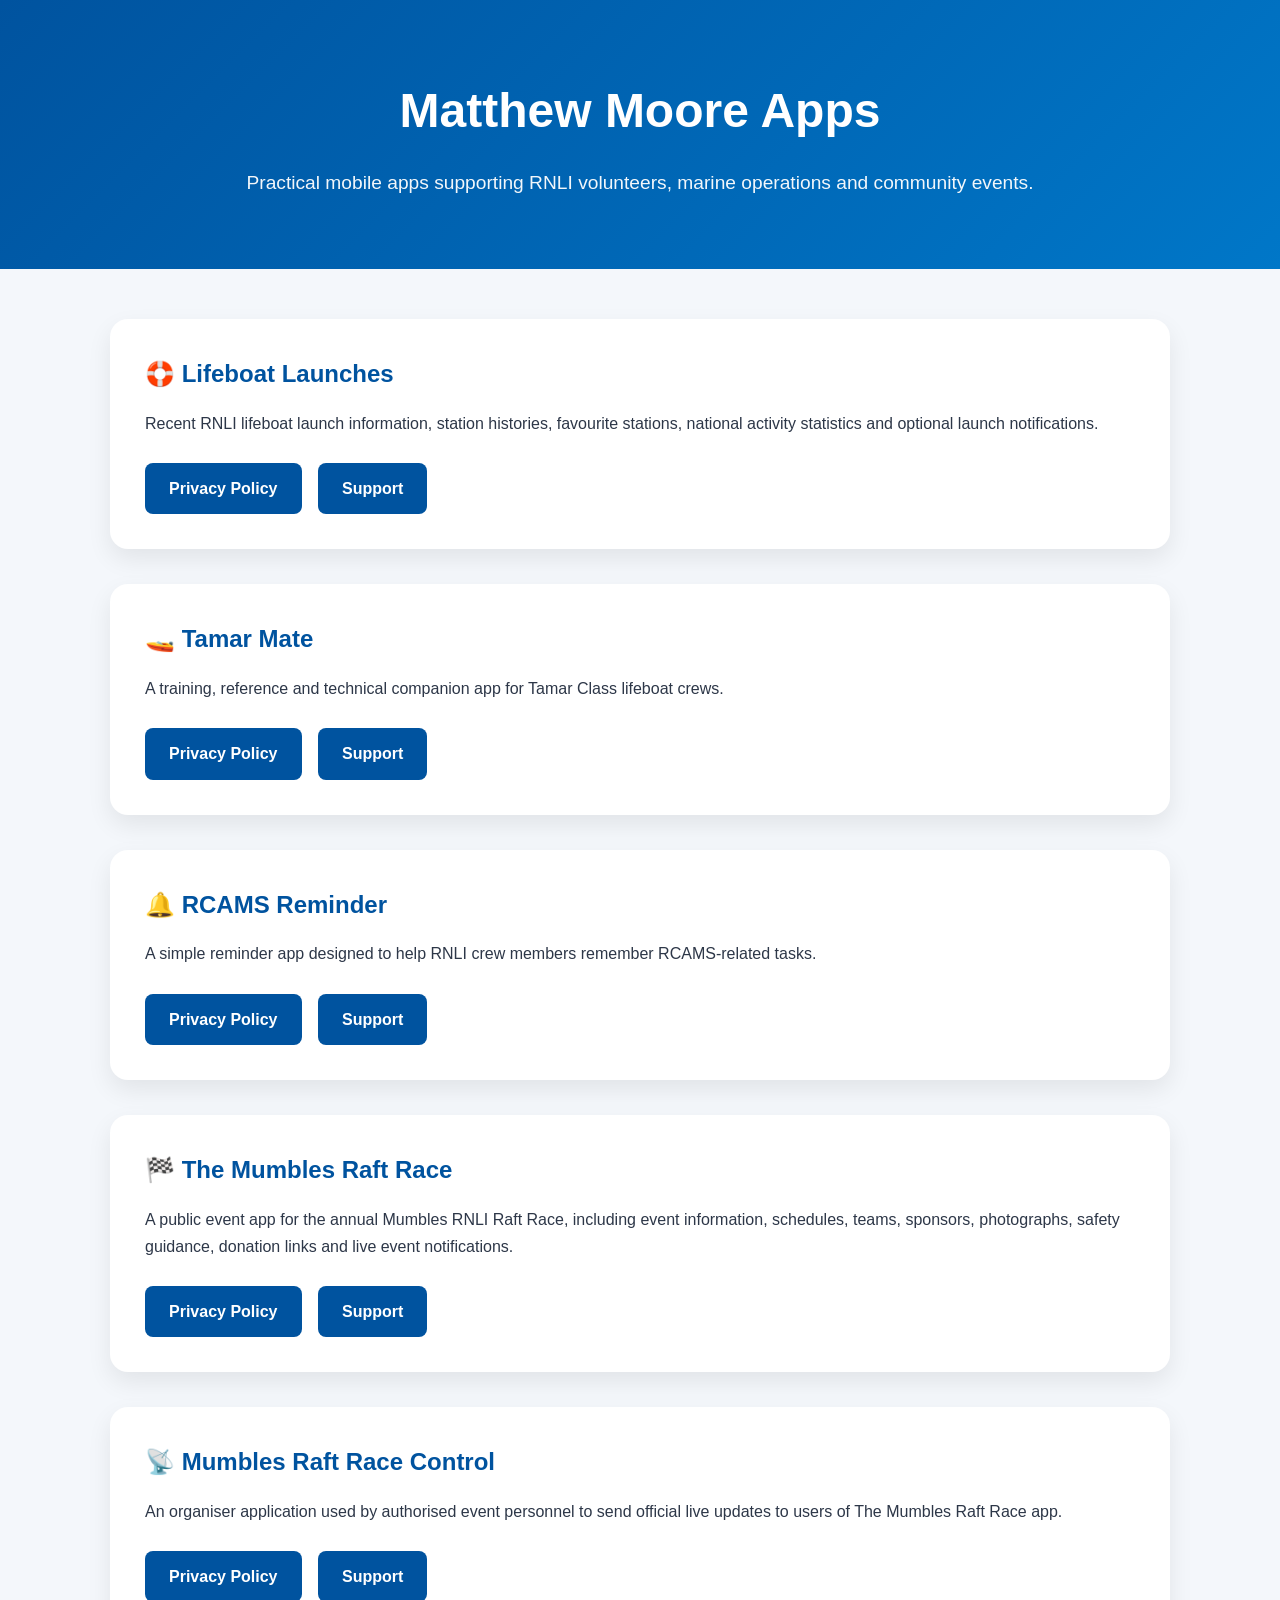
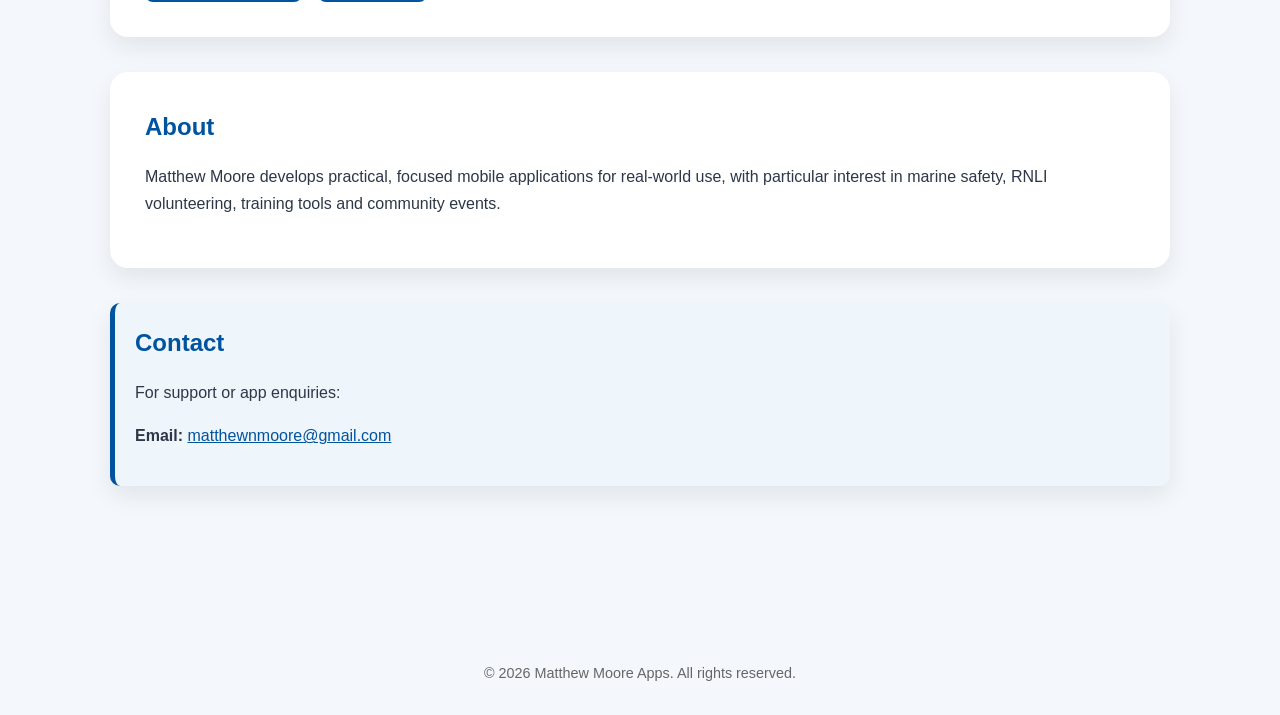
<file: index.html>
<!DOCTYPE html>
<html lang="en">

<head>
<meta charset="UTF-8">
<meta name="viewport" content="width=device-width, initial-scale=1.0">
<meta name="description" content="Privacy and support pages for mobile apps developed by Matthew Moore.">
<title>Matthew Moore Apps</title>
<link rel="stylesheet" href="style.css">
</head>

<body>

<header>
<h1>Matthew Moore Apps</h1>

<p>
Practical mobile apps supporting RNLI volunteers, marine operations and community events.
</p>
</header>

<main>

<div class="card">
<h2>🛟 Lifeboat Launches</h2>

<p>
Recent RNLI lifeboat launch information, station histories, favourite stations,
national activity statistics and optional launch notifications.
</p>

<a class="button" href="privacy-lifeboat-launches.html">
Privacy Policy
</a>

<a class="button" href="support-lifeboat-launches.html">
Support
</a>
</div>

<div class="card">
<h2>🚤 Tamar Mate</h2>

<p>
A training, reference and technical companion app for Tamar Class lifeboat crews.
</p>

<a class="button" href="privacy-tamar.html">
Privacy Policy
</a>

<a class="button" href="support-tamar.html">
Support
</a>
</div>

<div class="card">
<h2>🔔 RCAMS Reminder</h2>

<p>
A simple reminder app designed to help RNLI crew members remember RCAMS-related tasks.
</p>

<a class="button" href="privacy-rcams.html">
Privacy Policy
</a>

<a class="button" href="support-rcams.html">
Support
</a>
</div>

<div class="card">
<h2>🏁 The Mumbles Raft Race</h2>

<p>
A public event app for the annual Mumbles RNLI Raft Race, including event
information, schedules, teams, sponsors, photographs, safety guidance,
donation links and live event notifications.
</p>

<a class="button" href="privacy-raft-race.html">
Privacy Policy
</a>

<a class="button" href="support-raft-race.html">
Support
</a>
</div>

<div class="card">
<h2>📡 Mumbles Raft Race Control</h2>

<p>
An organiser application used by authorised event personnel to send official
live updates to users of The Mumbles Raft Race app.
</p>

<a class="button" href="privacy-race-control.html">
Privacy Policy
</a>

<a class="button" href="support-race-control.html">
Support
</a>
</div>

<div class="card">
<h2>About</h2>

<p>
Matthew Moore develops practical, focused mobile applications for real-world
use, with particular interest in marine safety, RNLI volunteering, training
tools and community events.
</p>
</div>

<div class="card contact">
<h2>Contact</h2>

<p>
For support or app enquiries:
</p>

<p>
<strong>Email:</strong>

<a href="mailto:matthewnmoore@gmail.com">
matthewnmoore@gmail.com
</a>
</p>
</div>

</main>

<footer>
&copy; 2026 Matthew Moore Apps. All rights reserved.
</footer>

</body>

</html>
</file>
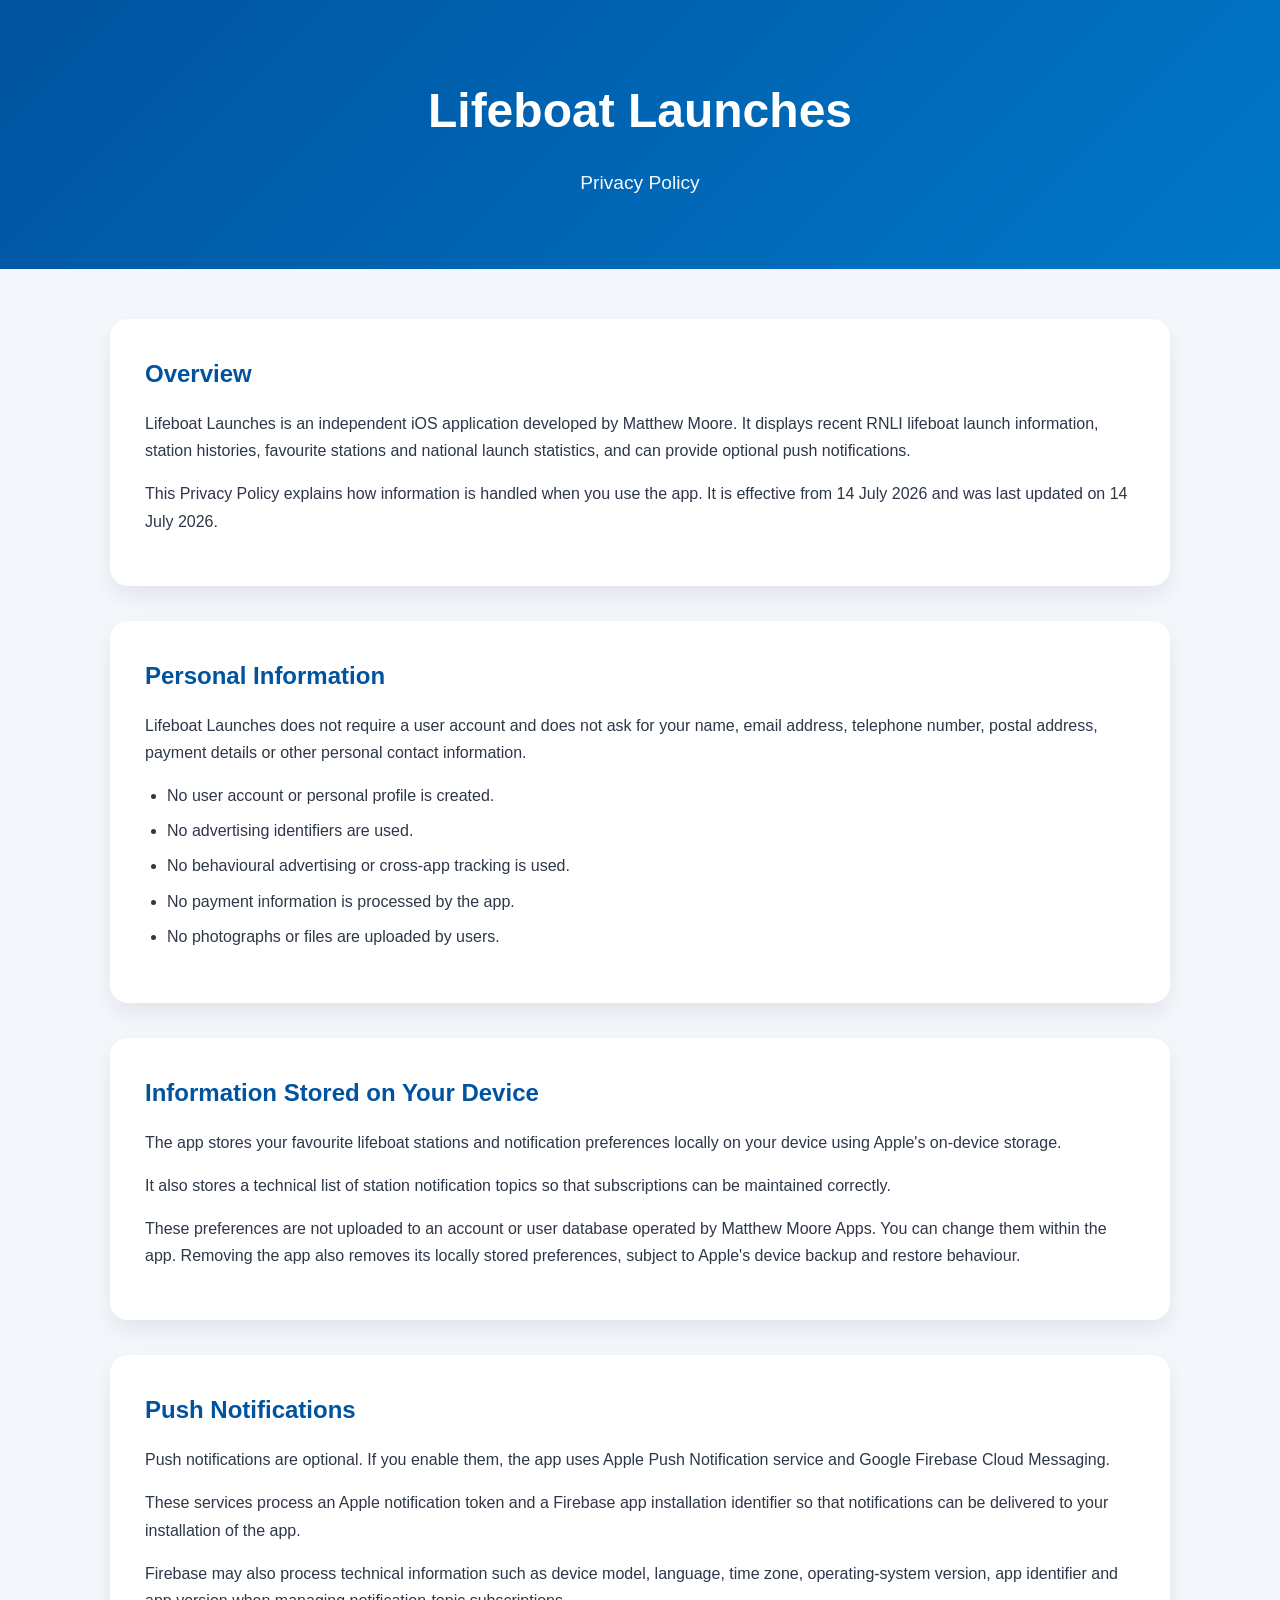
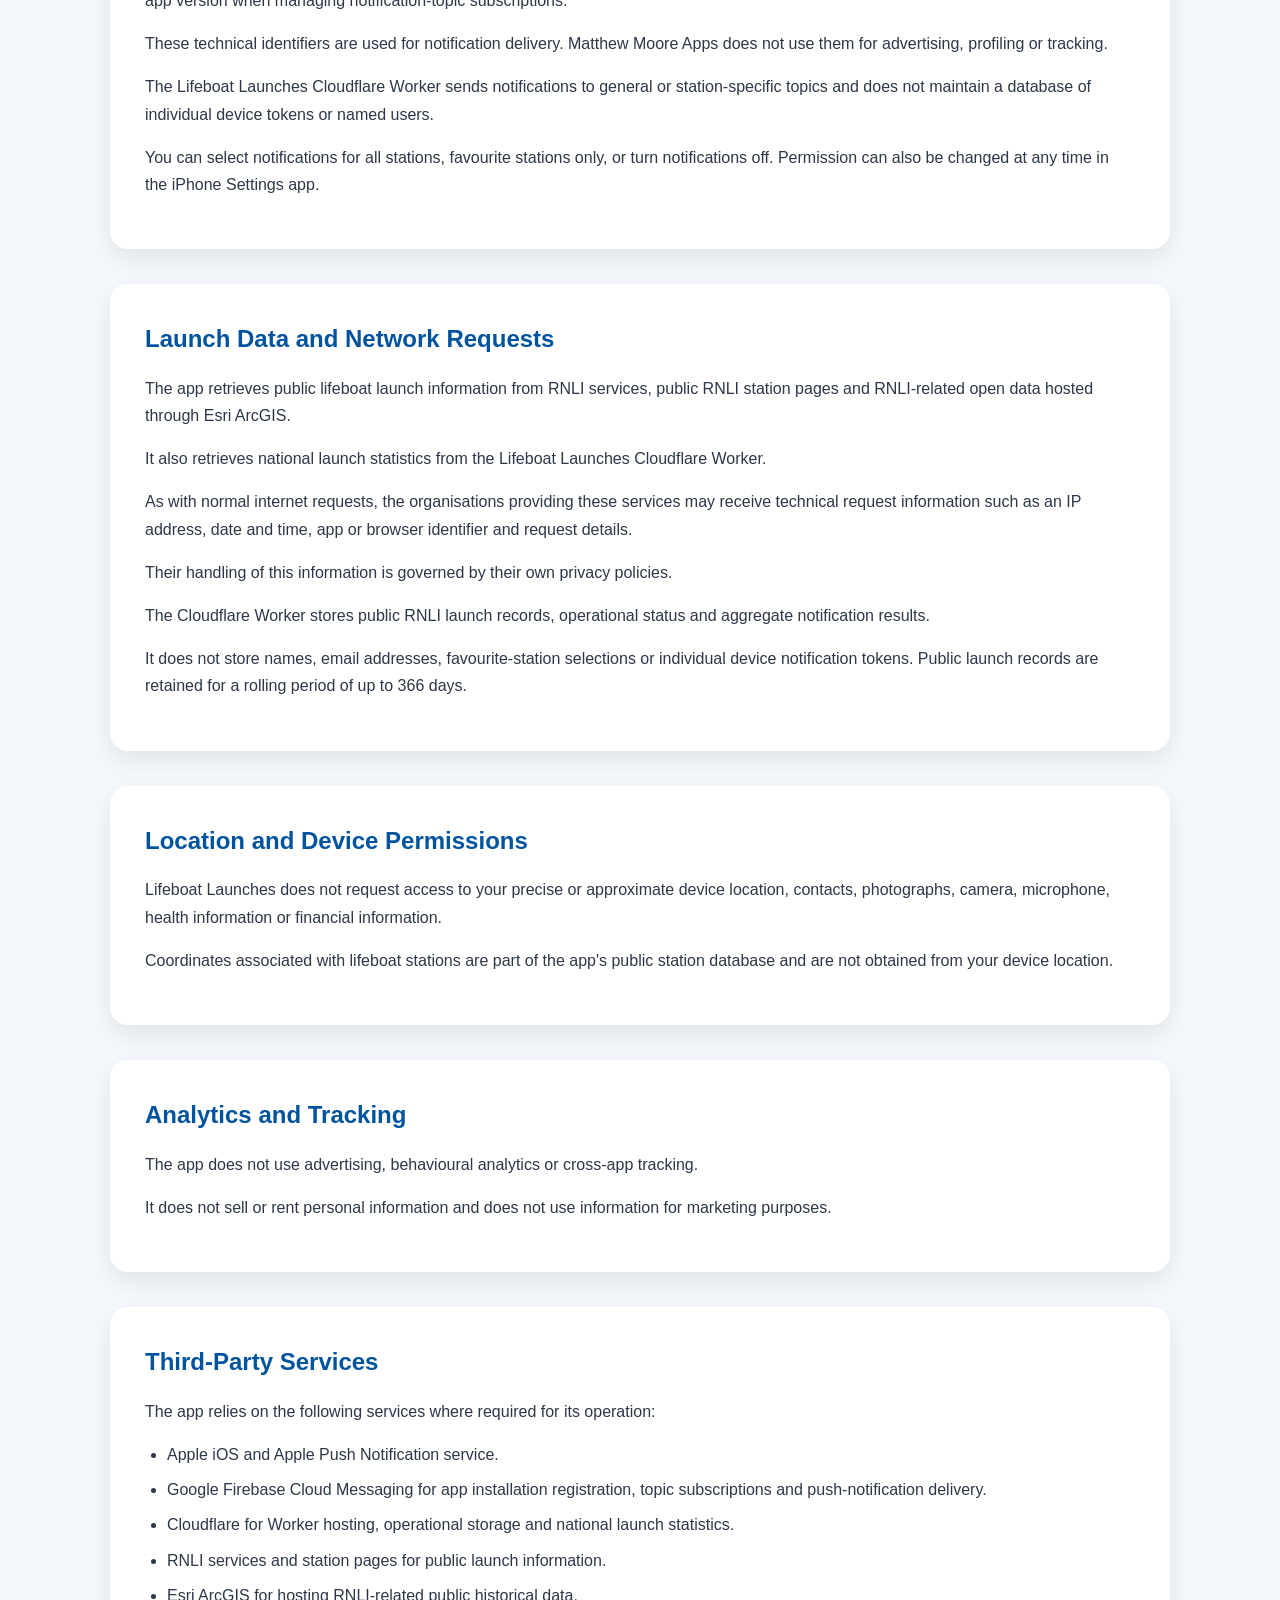
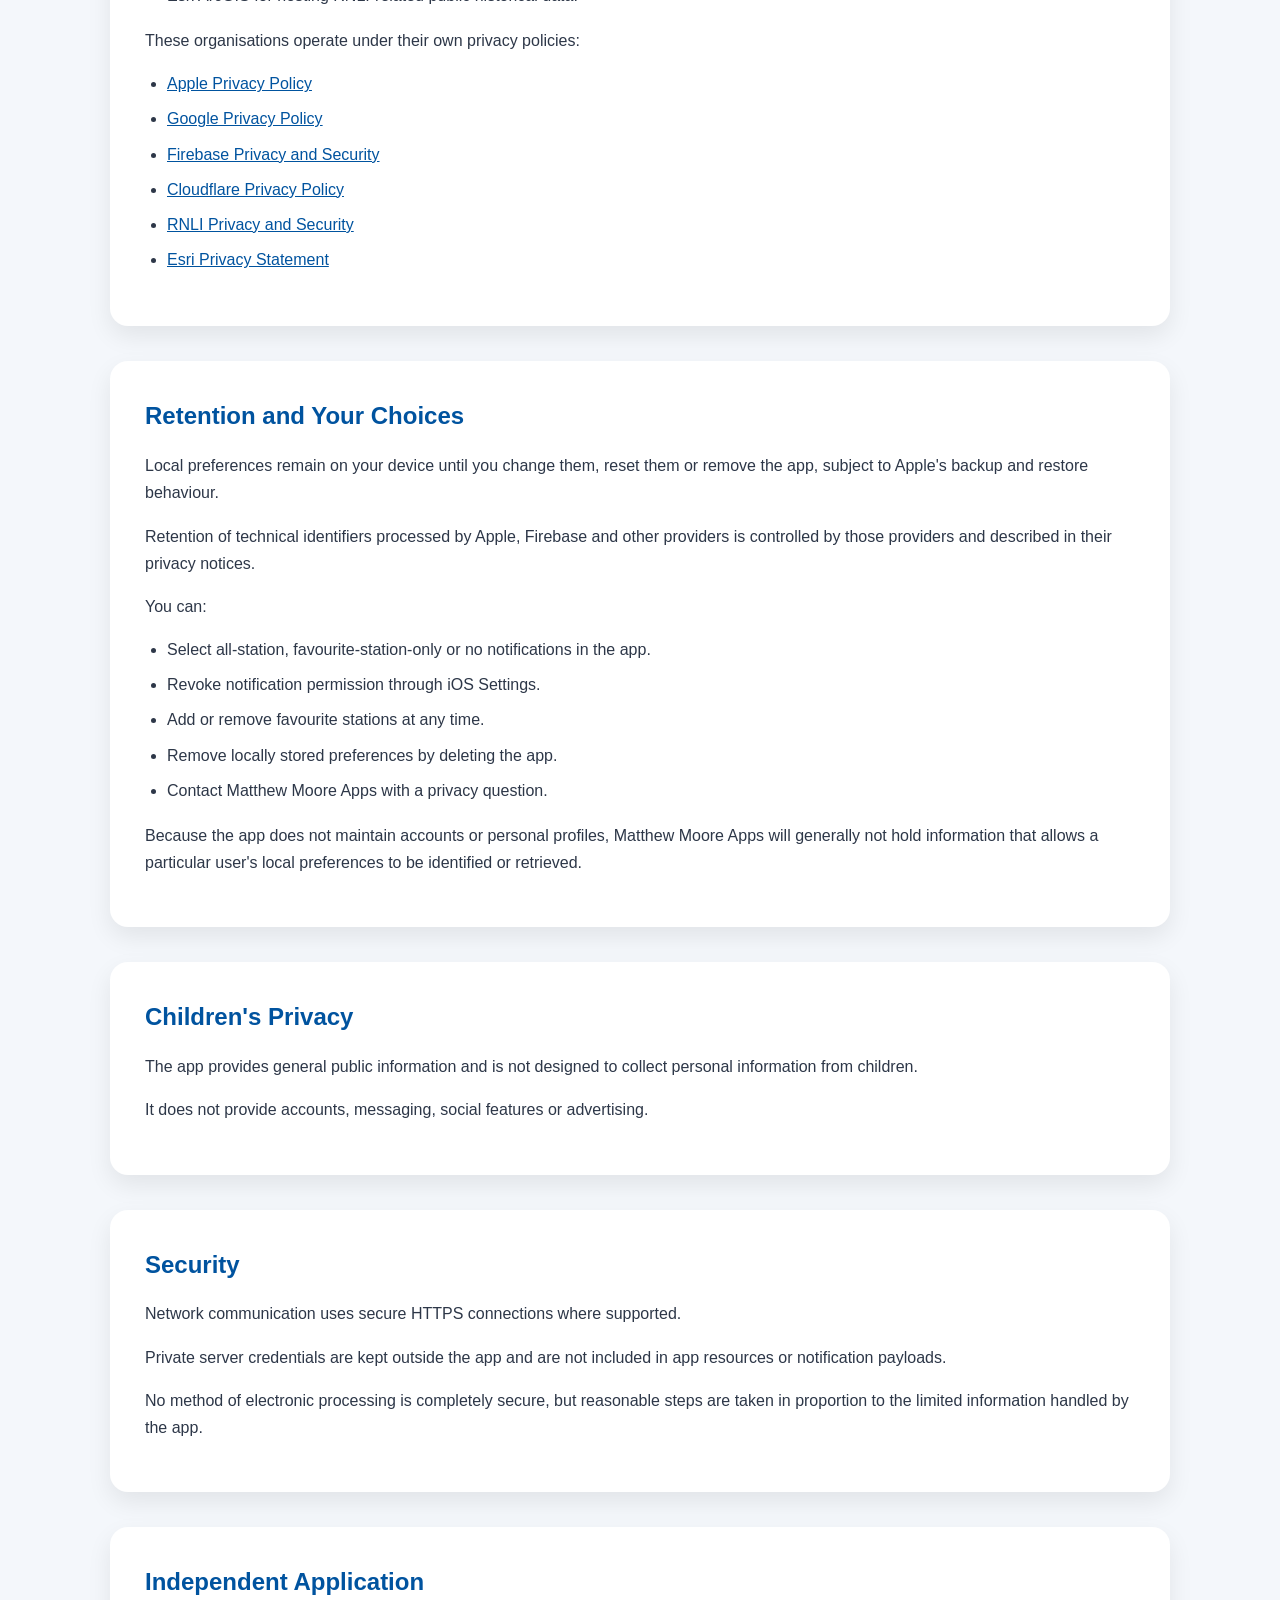
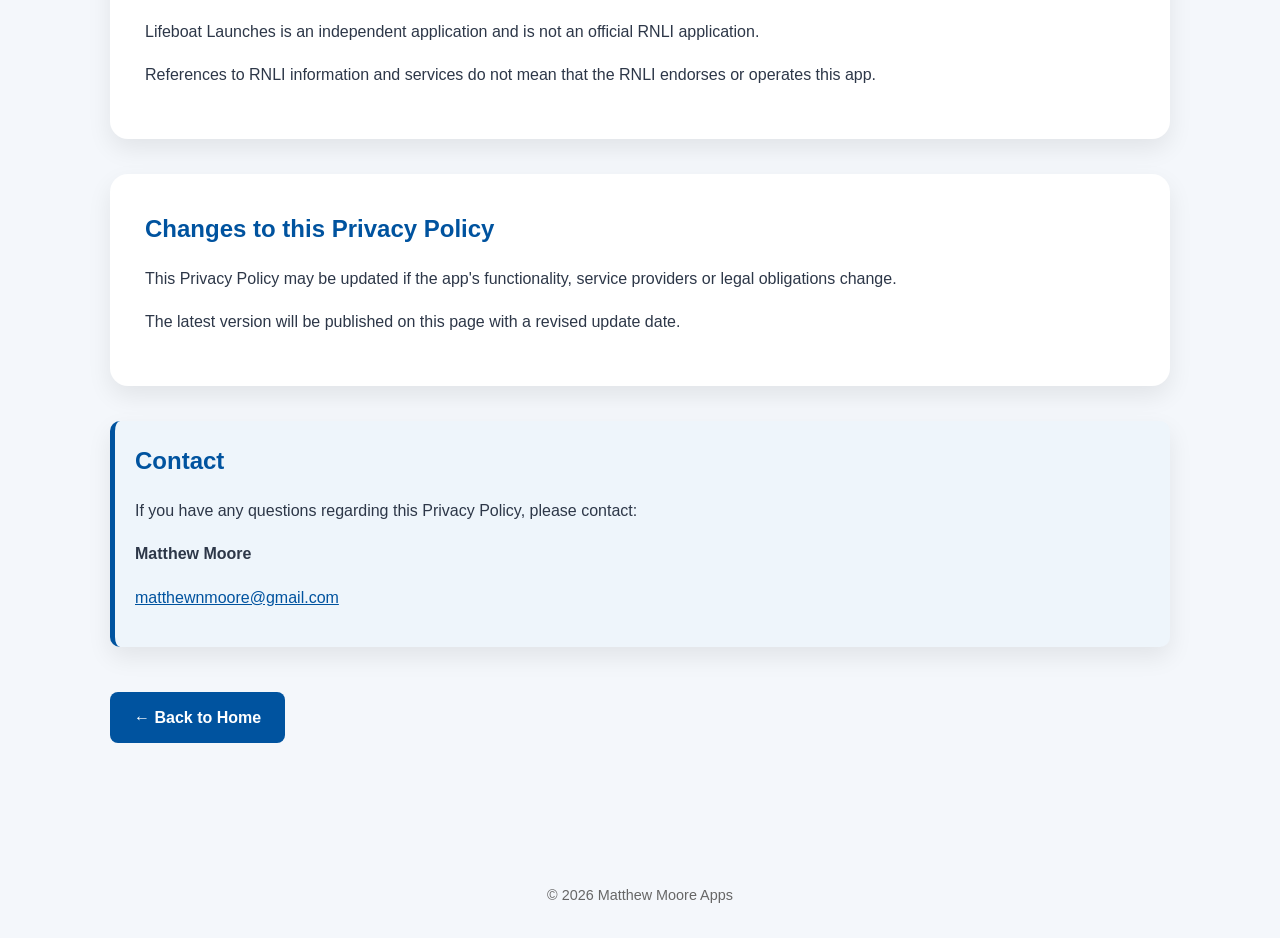
<file: privacy-lifeboat-launches.html>
<!DOCTYPE html>
<html lang="en">

<head>
<meta charset="UTF-8">
<meta name="viewport" content="width=device-width, initial-scale=1.0">
<meta name="description" content="Privacy Policy for the Lifeboat Launches iOS app.">
<title>Lifeboat Launches Privacy Policy</title>
<link rel="stylesheet" href="style.css">
</head>

<body>

<header>
<h1>Lifeboat Launches</h1>
<p>Privacy Policy</p>
</header>

<main>

<div class="card">
<h2>Overview</h2>

<p>
Lifeboat Launches is an independent iOS application developed by Matthew Moore.
It displays recent RNLI lifeboat launch information, station histories,
favourite stations and national launch statistics, and can provide optional
push notifications.
</p>

<p>
This Privacy Policy explains how information is handled when you use the app.
It is effective from 14 July 2026 and was last updated on 14 July 2026.
</p>
</div>

<div class="card">
<h2>Personal Information</h2>

<p>
Lifeboat Launches does not require a user account and does not ask for your
name, email address, telephone number, postal address, payment details or other
personal contact information.
</p>

<ul>
<li>No user account or personal profile is created.</li>
<li>No advertising identifiers are used.</li>
<li>No behavioural advertising or cross-app tracking is used.</li>
<li>No payment information is processed by the app.</li>
<li>No photographs or files are uploaded by users.</li>
</ul>
</div>

<div class="card">
<h2>Information Stored on Your Device</h2>

<p>
The app stores your favourite lifeboat stations and notification preferences
locally on your device using Apple's on-device storage.
</p>

<p>
It also stores a technical list of station notification topics so that
subscriptions can be maintained correctly.
</p>

<p>
These preferences are not uploaded to an account or user database operated by
Matthew Moore Apps. You can change them within the app. Removing the app also
removes its locally stored preferences, subject to Apple's device backup and
restore behaviour.
</p>
</div>

<div class="card">
<h2>Push Notifications</h2>

<p>
Push notifications are optional. If you enable them, the app uses Apple Push
Notification service and Google Firebase Cloud Messaging.
</p>

<p>
These services process an Apple notification token and a Firebase app
installation identifier so that notifications can be delivered to your
installation of the app.
</p>

<p>
Firebase may also process technical information such as device model,
language, time zone, operating-system version, app identifier and app version
when managing notification-topic subscriptions.
</p>

<p>
These technical identifiers are used for notification delivery. Matthew Moore
Apps does not use them for advertising, profiling or tracking.
</p>

<p>
The Lifeboat Launches Cloudflare Worker sends notifications to general or
station-specific topics and does not maintain a database of individual device
tokens or named users.
</p>

<p>
You can select notifications for all stations, favourite stations only, or
turn notifications off. Permission can also be changed at any time in the
iPhone Settings app.
</p>
</div>

<div class="card">
<h2>Launch Data and Network Requests</h2>

<p>
The app retrieves public lifeboat launch information from RNLI services,
public RNLI station pages and RNLI-related open data hosted through Esri
ArcGIS.
</p>

<p>
It also retrieves national launch statistics from the Lifeboat Launches
Cloudflare Worker.
</p>

<p>
As with normal internet requests, the organisations providing these services
may receive technical request information such as an IP address, date and
time, app or browser identifier and request details.
</p>

<p>
Their handling of this information is governed by their own privacy policies.
</p>

<p>
The Cloudflare Worker stores public RNLI launch records, operational status
and aggregate notification results.
</p>

<p>
It does not store names, email addresses, favourite-station selections or
individual device notification tokens. Public launch records are retained for
a rolling period of up to 366 days.
</p>
</div>

<div class="card">
<h2>Location and Device Permissions</h2>

<p>
Lifeboat Launches does not request access to your precise or approximate
device location, contacts, photographs, camera, microphone, health information
or financial information.
</p>

<p>
Coordinates associated with lifeboat stations are part of the app's public
station database and are not obtained from your device location.
</p>
</div>

<div class="card">
<h2>Analytics and Tracking</h2>

<p>
The app does not use advertising, behavioural analytics or cross-app tracking.
</p>

<p>
It does not sell or rent personal information and does not use information for
marketing purposes.
</p>
</div>

<div class="card">
<h2>Third-Party Services</h2>

<p>
The app relies on the following services where required for its operation:
</p>

<ul>
<li>Apple iOS and Apple Push Notification service.</li>

<li>
Google Firebase Cloud Messaging for app installation registration, topic
subscriptions and push-notification delivery.
</li>

<li>
Cloudflare for Worker hosting, operational storage and national launch
statistics.
</li>

<li>RNLI services and station pages for public launch information.</li>

<li>
Esri ArcGIS for hosting RNLI-related public historical data.
</li>
</ul>

<p>
These organisations operate under their own privacy policies:
</p>

<ul>
<li>
<a href="https://www.apple.com/legal/privacy/">
Apple Privacy Policy
</a>
</li>

<li>
<a href="https://policies.google.com/privacy">
Google Privacy Policy
</a>
</li>

<li>
<a href="https://firebase.google.com/support/privacy">
Firebase Privacy and Security
</a>
</li>

<li>
<a href="https://www.cloudflare.com/policies/privacy/">
Cloudflare Privacy Policy
</a>
</li>

<li>
<a href="https://rnli.org/footer/privacy-and-security">
RNLI Privacy and Security
</a>
</li>

<li>
<a href="https://www.esri.com/en-us/privacy/privacy-statements/privacy-statement">
Esri Privacy Statement
</a>
</li>
</ul>
</div>

<div class="card">
<h2>Retention and Your Choices</h2>

<p>
Local preferences remain on your device until you change them, reset them or
remove the app, subject to Apple's backup and restore behaviour.
</p>

<p>
Retention of technical identifiers processed by Apple, Firebase and other
providers is controlled by those providers and described in their privacy
notices.
</p>

<p>
You can:
</p>

<ul>
<li>
Select all-station, favourite-station-only or no notifications in the app.
</li>

<li>
Revoke notification permission through iOS Settings.
</li>

<li>
Add or remove favourite stations at any time.
</li>

<li>
Remove locally stored preferences by deleting the app.
</li>

<li>
Contact Matthew Moore Apps with a privacy question.
</li>
</ul>

<p>
Because the app does not maintain accounts or personal profiles, Matthew Moore
Apps will generally not hold information that allows a particular user's local
preferences to be identified or retrieved.
</p>
</div>

<div class="card">
<h2>Children's Privacy</h2>

<p>
The app provides general public information and is not designed to collect
personal information from children.
</p>

<p>
It does not provide accounts, messaging, social features or advertising.
</p>
</div>

<div class="card">
<h2>Security</h2>

<p>
Network communication uses secure HTTPS connections where supported.
</p>

<p>
Private server credentials are kept outside the app and are not included in
app resources or notification payloads.
</p>

<p>
No method of electronic processing is completely secure, but reasonable steps
are taken in proportion to the limited information handled by the app.
</p>
</div>

<div class="card">
<h2>Independent Application</h2>

<p>
Lifeboat Launches is an independent application and is not an official RNLI
application.
</p>

<p>
References to RNLI information and services do not mean that the RNLI endorses
or operates this app.
</p>
</div>

<div class="card">
<h2>Changes to this Privacy Policy</h2>

<p>
This Privacy Policy may be updated if the app's functionality, service
providers or legal obligations change.
</p>

<p>
The latest version will be published on this page with a revised update date.
</p>
</div>

<div class="card contact">
<h2>Contact</h2>

<p>
If you have any questions regarding this Privacy Policy, please contact:
</p>

<p>
<strong>Matthew Moore</strong>
</p>

<p>
<a href="mailto:matthewnmoore@gmail.com">
matthewnmoore@gmail.com
</a>
</p>
</div>

<p>
<a class="button" href="index.html">
&larr; Back to Home
</a>
</p>

</main>

<footer>
&copy; 2026 Matthew Moore Apps
</footer>

</body>

</html>
</file>
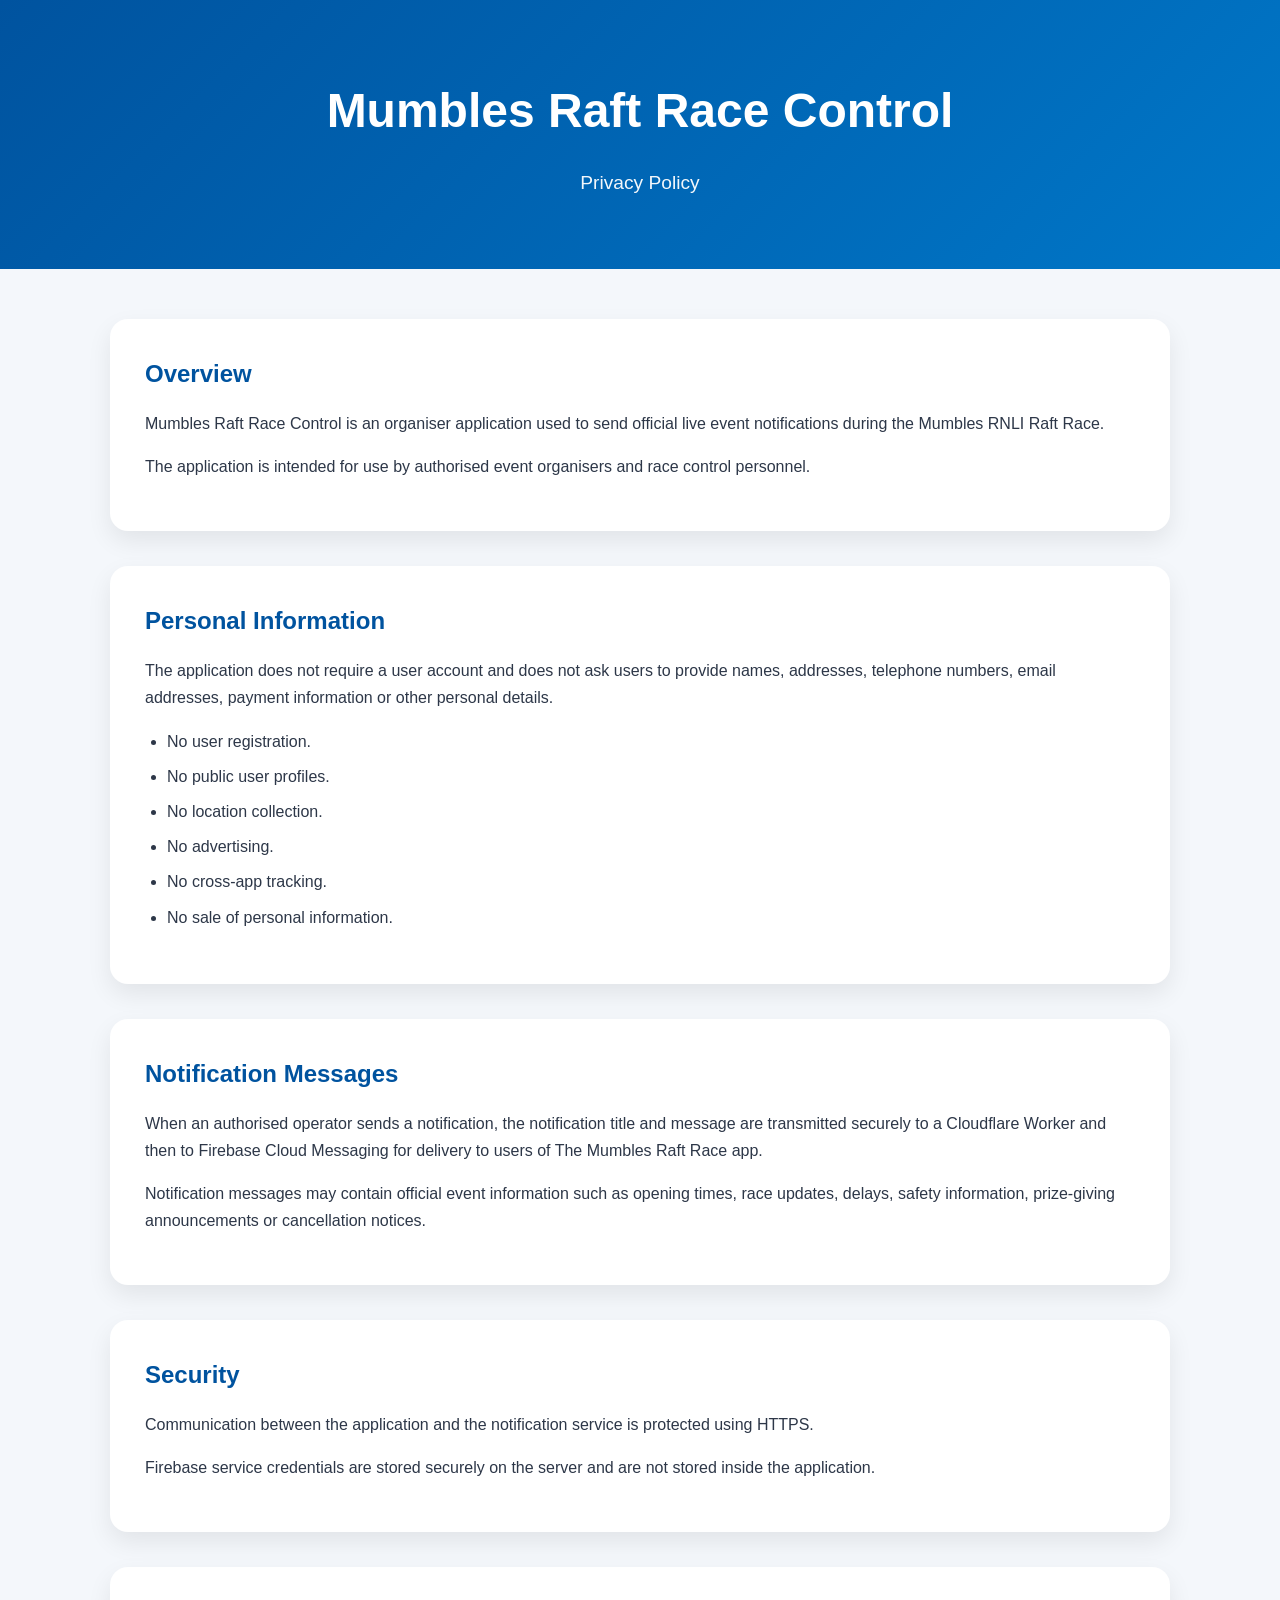
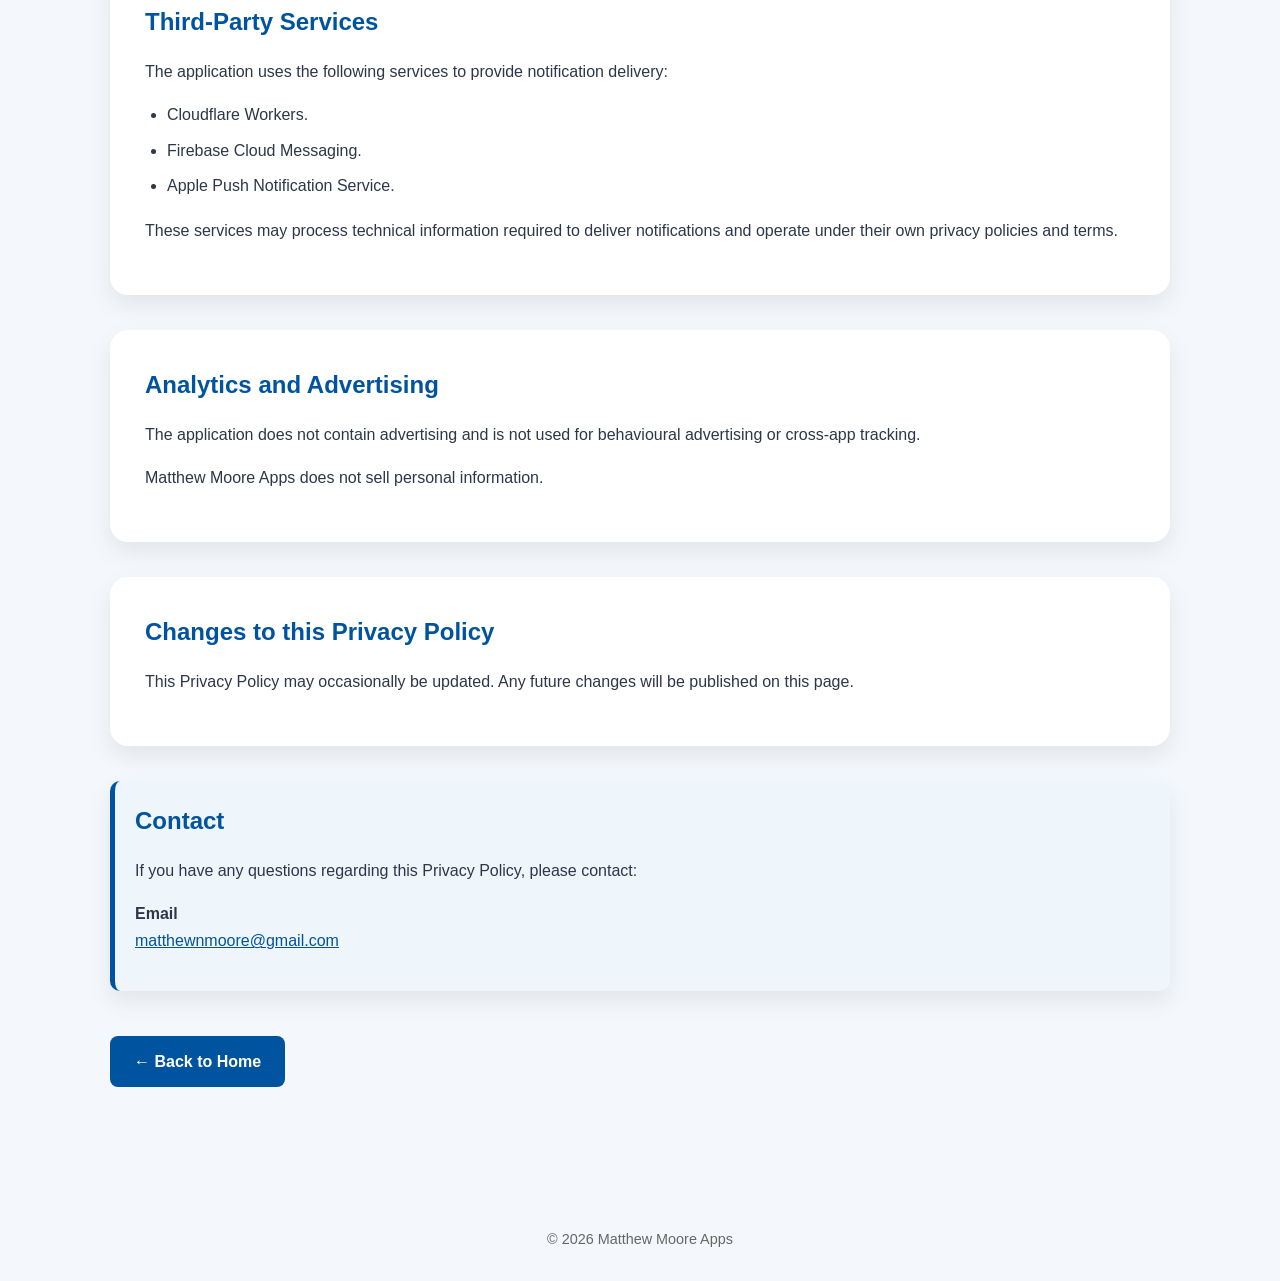
<file: privacy-race-control.html>
<!DOCTYPE html>
<html lang="en">

<head>

<meta charset="UTF-8">
<meta name="viewport" content="width=device-width, initial-scale=1.0">

<title>Mumbles Raft Race Control Privacy Policy</title>

<link rel="stylesheet" href="style.css">

</head>

<body>

<header>

<h1>Mumbles Raft Race Control</h1>

<p>
Privacy Policy
</p>

</header>

<main>

<div class="card">

<h2>Overview</h2>

<p>
Mumbles Raft Race Control is an organiser application used to send official live event notifications during the Mumbles RNLI Raft Race.
</p>

<p>
The application is intended for use by authorised event organisers and race control personnel.
</p>

</div>

<div class="card">

<h2>Personal Information</h2>

<p>
The application does not require a user account and does not ask users to provide names, addresses, telephone numbers, email addresses, payment information or other personal details.
</p>

<ul>

<li>No user registration.</li>

<li>No public user profiles.</li>

<li>No location collection.</li>

<li>No advertising.</li>

<li>No cross-app tracking.</li>

<li>No sale of personal information.</li>

</ul>

</div>

<div class="card">

<h2>Notification Messages</h2>

<p>
When an authorised operator sends a notification, the notification title and message are transmitted securely to a Cloudflare Worker and then to Firebase Cloud Messaging for delivery to users of The Mumbles Raft Race app.
</p>

<p>
Notification messages may contain official event information such as opening times, race updates, delays, safety information, prize-giving announcements or cancellation notices.
</p>

</div>

<div class="card">

<h2>Security</h2>

<p>
Communication between the application and the notification service is protected using HTTPS.
</p>

<p>
Firebase service credentials are stored securely on the server and are not stored inside the application.
</p>

</div>

<div class="card">

<h2>Third-Party Services</h2>

<p>
The application uses the following services to provide notification delivery:
</p>

<ul>

<li>Cloudflare Workers.</li>

<li>Firebase Cloud Messaging.</li>

<li>Apple Push Notification Service.</li>

</ul>

<p>
These services may process technical information required to deliver notifications and operate under their own privacy policies and terms.
</p>

</div>

<div class="card">

<h2>Analytics and Advertising</h2>

<p>
The application does not contain advertising and is not used for behavioural advertising or cross-app tracking.
</p>

<p>
Matthew Moore Apps does not sell personal information.
</p>

</div>

<div class="card">

<h2>Changes to this Privacy Policy</h2>

<p>
This Privacy Policy may occasionally be updated. Any future changes will be published on this page.
</p>

</div>

<div class="card contact">

<h2>Contact</h2>

<p>
If you have any questions regarding this Privacy Policy, please contact:
</p>

<p>

<strong>Email</strong><br>

<a href="mailto:matthewnmoore@gmail.com">
matthewnmoore@gmail.com
</a>

</p>

</div>

<p>

<a class="button" href="index.html">
← Back to Home
</a>

</p>

</main>

<footer>
© 2026 Matthew Moore Apps
</footer>

</body>

</html>
</file>
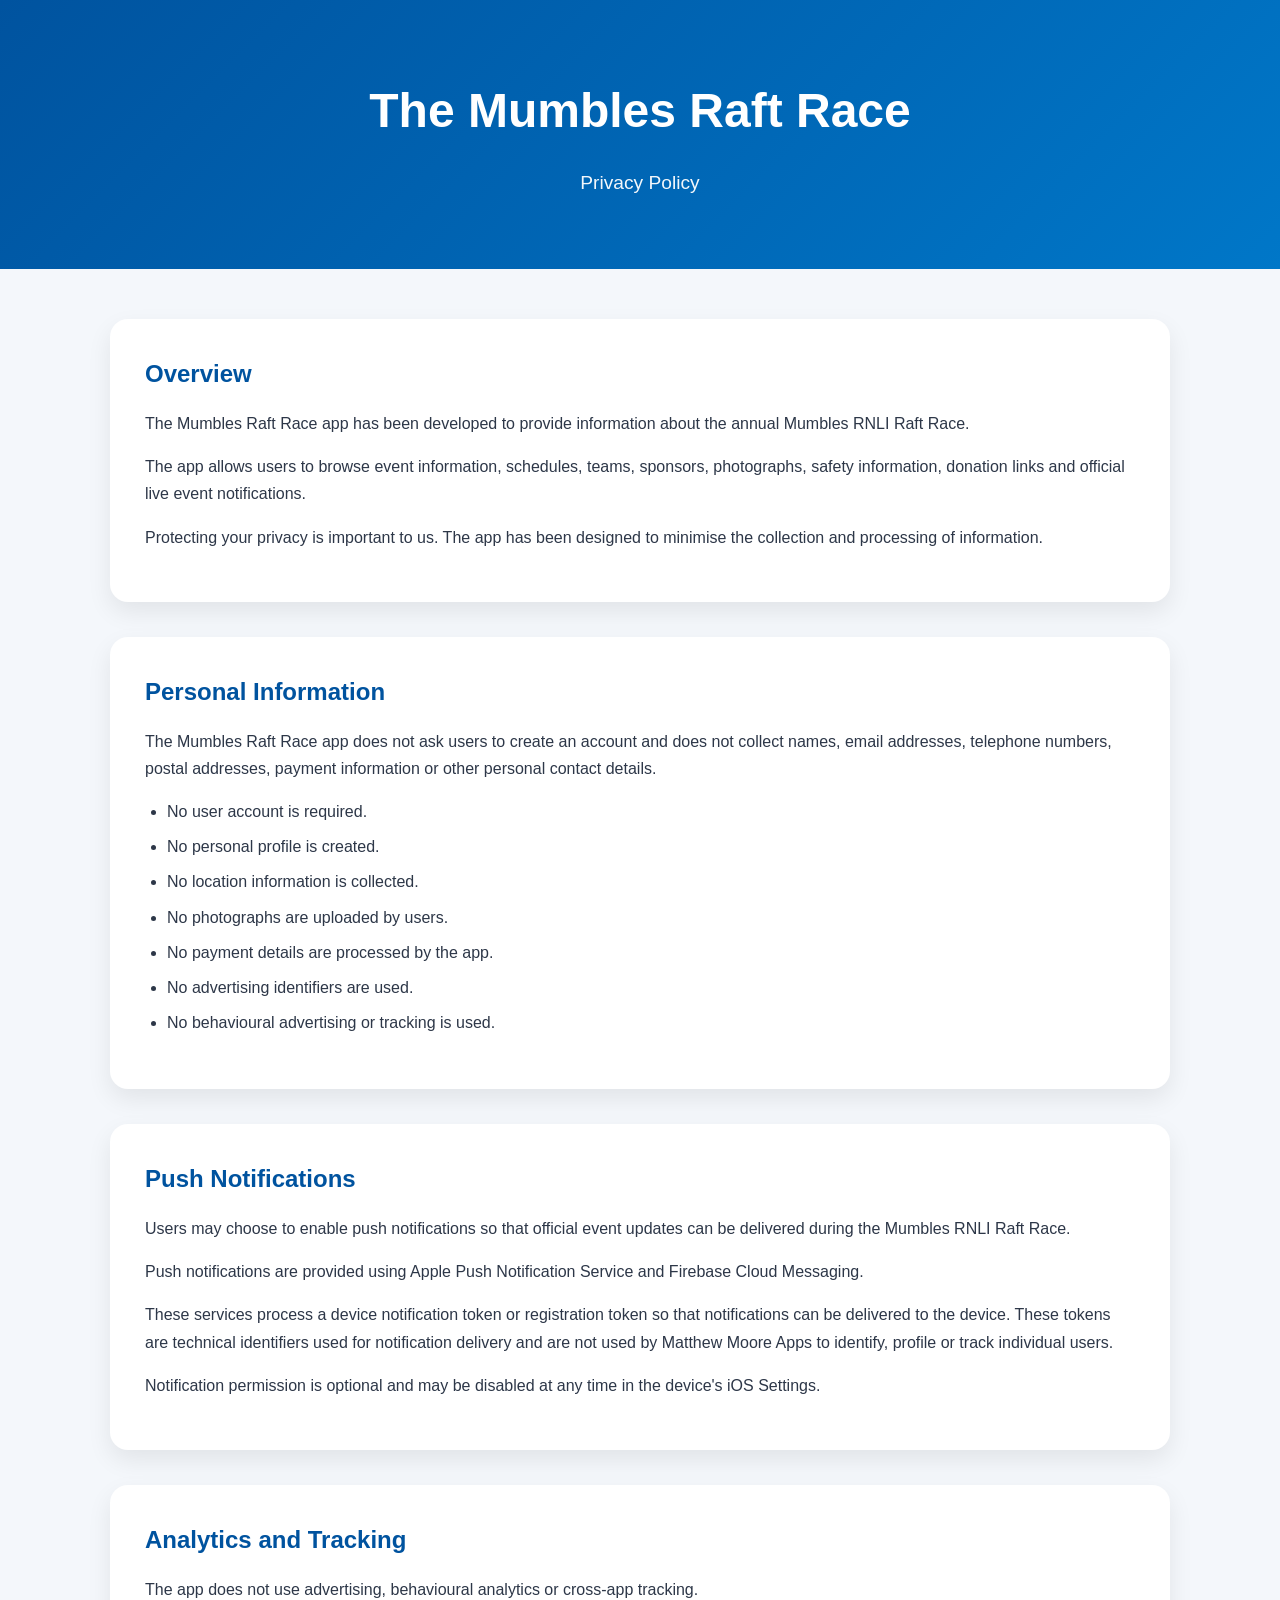
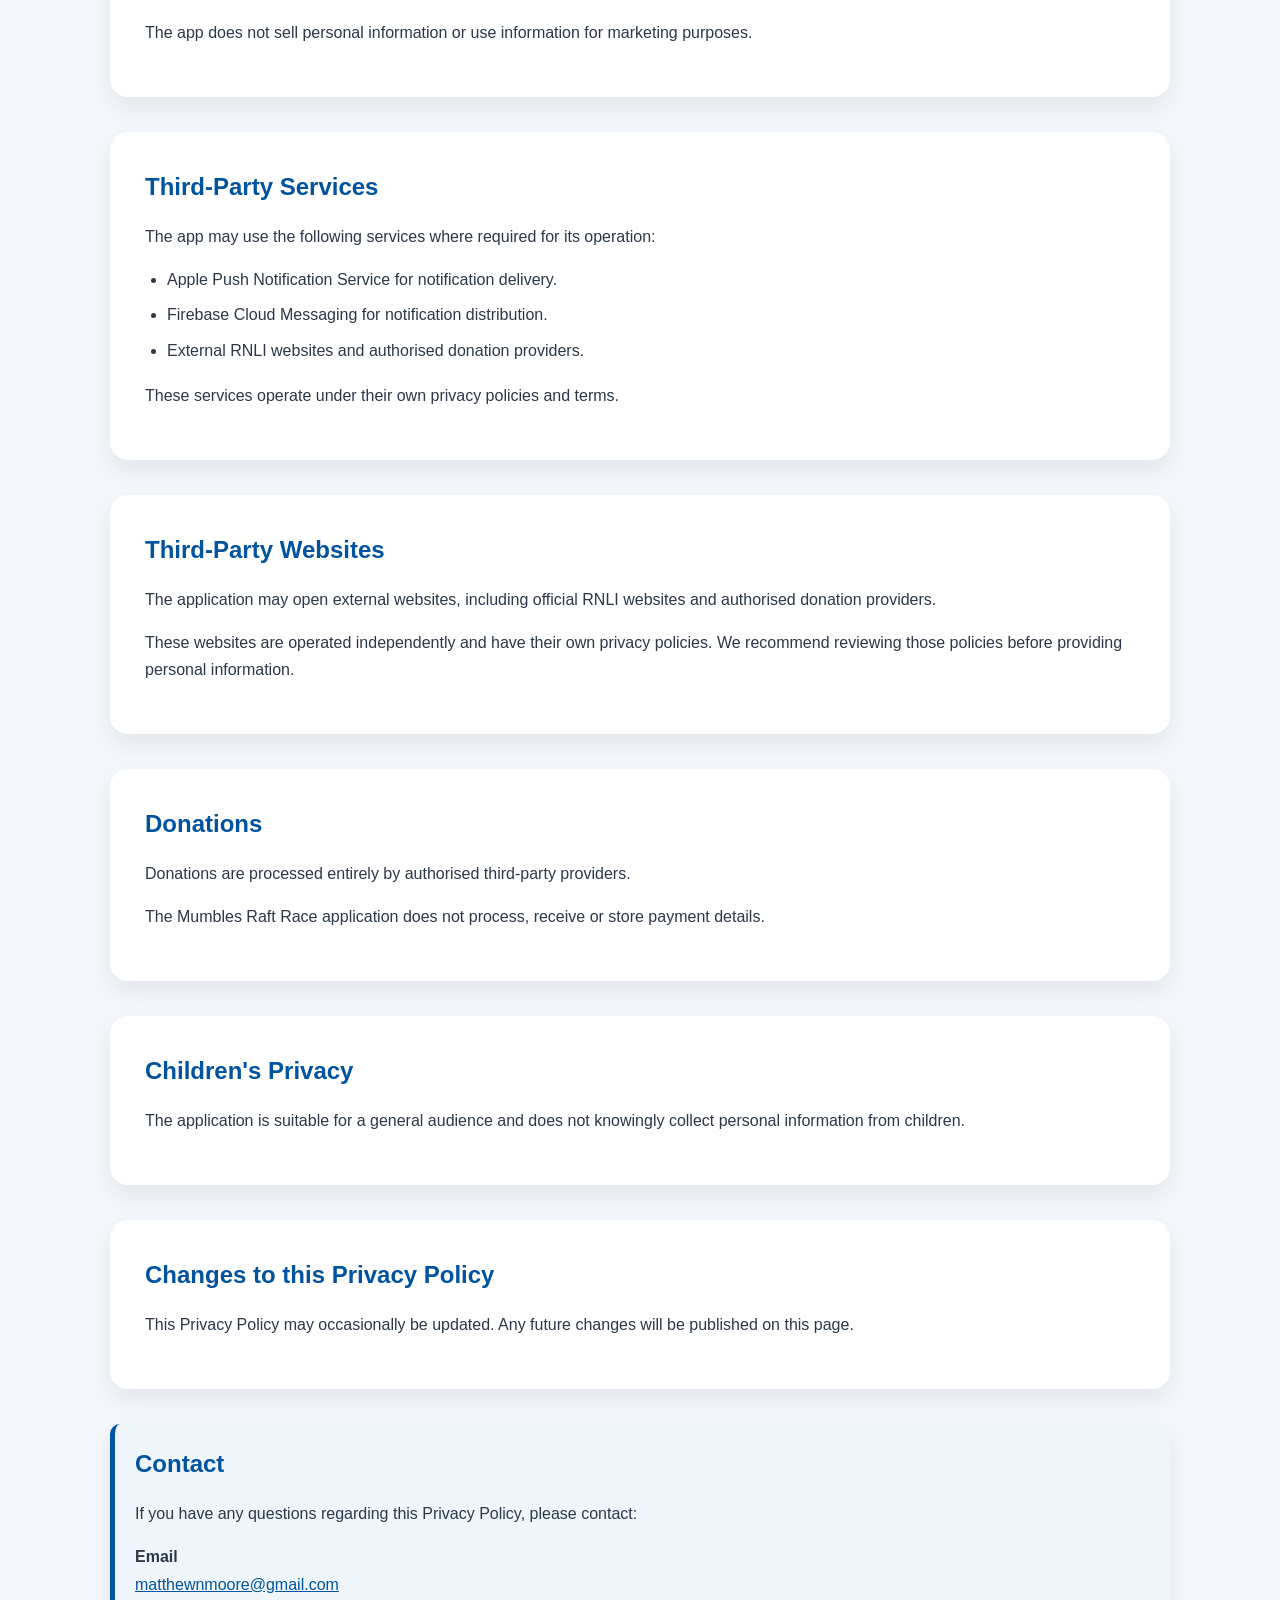
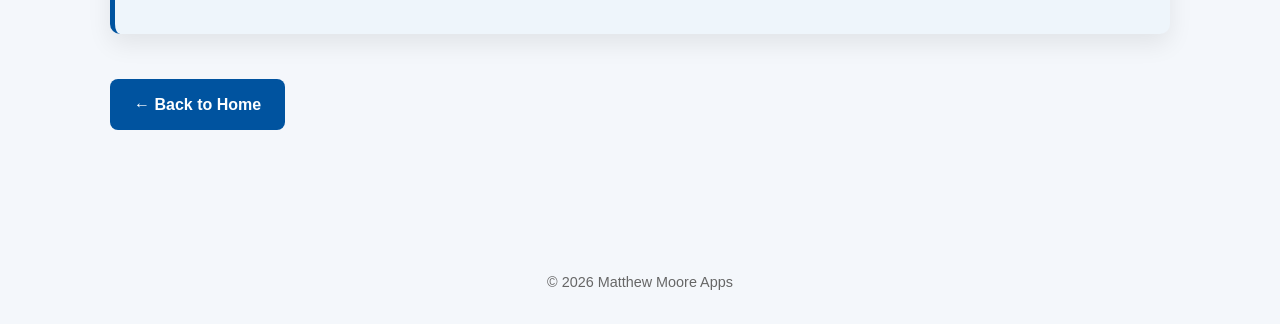
<file: privacy-raft-race.html>
<!DOCTYPE html>
<html lang="en">

<head>

<meta charset="UTF-8">
<meta name="viewport" content="width=device-width, initial-scale=1.0">

<title>The Mumbles Raft Race Privacy Policy</title>

<link rel="stylesheet" href="style.css">

</head>

<body>

<header>

<h1>The Mumbles Raft Race</h1>

<p>
Privacy Policy
</p>

</header>

<main>

<div class="card">

<h2>Overview</h2>

<p>
The Mumbles Raft Race app has been developed to provide information about the annual Mumbles RNLI Raft Race.
</p>

<p>
The app allows users to browse event information, schedules, teams, sponsors, photographs, safety information, donation links and official live event notifications.
</p>

<p>
Protecting your privacy is important to us. The app has been designed to minimise the collection and processing of information.
</p>

</div>

<div class="card">

<h2>Personal Information</h2>

<p>
The Mumbles Raft Race app does not ask users to create an account and does not collect names, email addresses, telephone numbers, postal addresses, payment information or other personal contact details.
</p>

<ul>

<li>No user account is required.</li>

<li>No personal profile is created.</li>

<li>No location information is collected.</li>

<li>No photographs are uploaded by users.</li>

<li>No payment details are processed by the app.</li>

<li>No advertising identifiers are used.</li>

<li>No behavioural advertising or tracking is used.</li>

</ul>

</div>

<div class="card">

<h2>Push Notifications</h2>

<p>
Users may choose to enable push notifications so that official event updates can be delivered during the Mumbles RNLI Raft Race.
</p>

<p>
Push notifications are provided using Apple Push Notification Service and Firebase Cloud Messaging.
</p>

<p>
These services process a device notification token or registration token so that notifications can be delivered to the device. These tokens are technical identifiers used for notification delivery and are not used by Matthew Moore Apps to identify, profile or track individual users.
</p>

<p>
Notification permission is optional and may be disabled at any time in the device's iOS Settings.
</p>

</div>

<div class="card">

<h2>Analytics and Tracking</h2>

<p>
The app does not use advertising, behavioural analytics or cross-app tracking.
</p>

<p>
The app does not sell personal information or use information for marketing purposes.
</p>

</div>

<div class="card">

<h2>Third-Party Services</h2>

<p>
The app may use the following services where required for its operation:
</p>

<ul>

<li>Apple Push Notification Service for notification delivery.</li>

<li>Firebase Cloud Messaging for notification distribution.</li>

<li>External RNLI websites and authorised donation providers.</li>

</ul>

<p>
These services operate under their own privacy policies and terms.
</p>

</div>

<div class="card">

<h2>Third-Party Websites</h2>

<p>
The application may open external websites, including official RNLI websites and authorised donation providers.
</p>

<p>
These websites are operated independently and have their own privacy policies. We recommend reviewing those policies before providing personal information.
</p>

</div>

<div class="card">

<h2>Donations</h2>

<p>
Donations are processed entirely by authorised third-party providers.
</p>

<p>
The Mumbles Raft Race application does not process, receive or store payment details.
</p>

</div>

<div class="card">

<h2>Children's Privacy</h2>

<p>
The application is suitable for a general audience and does not knowingly collect personal information from children.
</p>

</div>

<div class="card">

<h2>Changes to this Privacy Policy</h2>

<p>
This Privacy Policy may occasionally be updated. Any future changes will be published on this page.
</p>

</div>

<div class="card contact">

<h2>Contact</h2>

<p>
If you have any questions regarding this Privacy Policy, please contact:
</p>

<p>

<strong>Email</strong><br>

<a href="mailto:matthewnmoore@gmail.com">
matthewnmoore@gmail.com
</a>

</p>

</div>

<p>

<a class="button" href="index.html">
← Back to Home
</a>

</p>

</main>

<footer>
© 2026 Matthew Moore Apps
</footer>

</body>

</html>
</file>
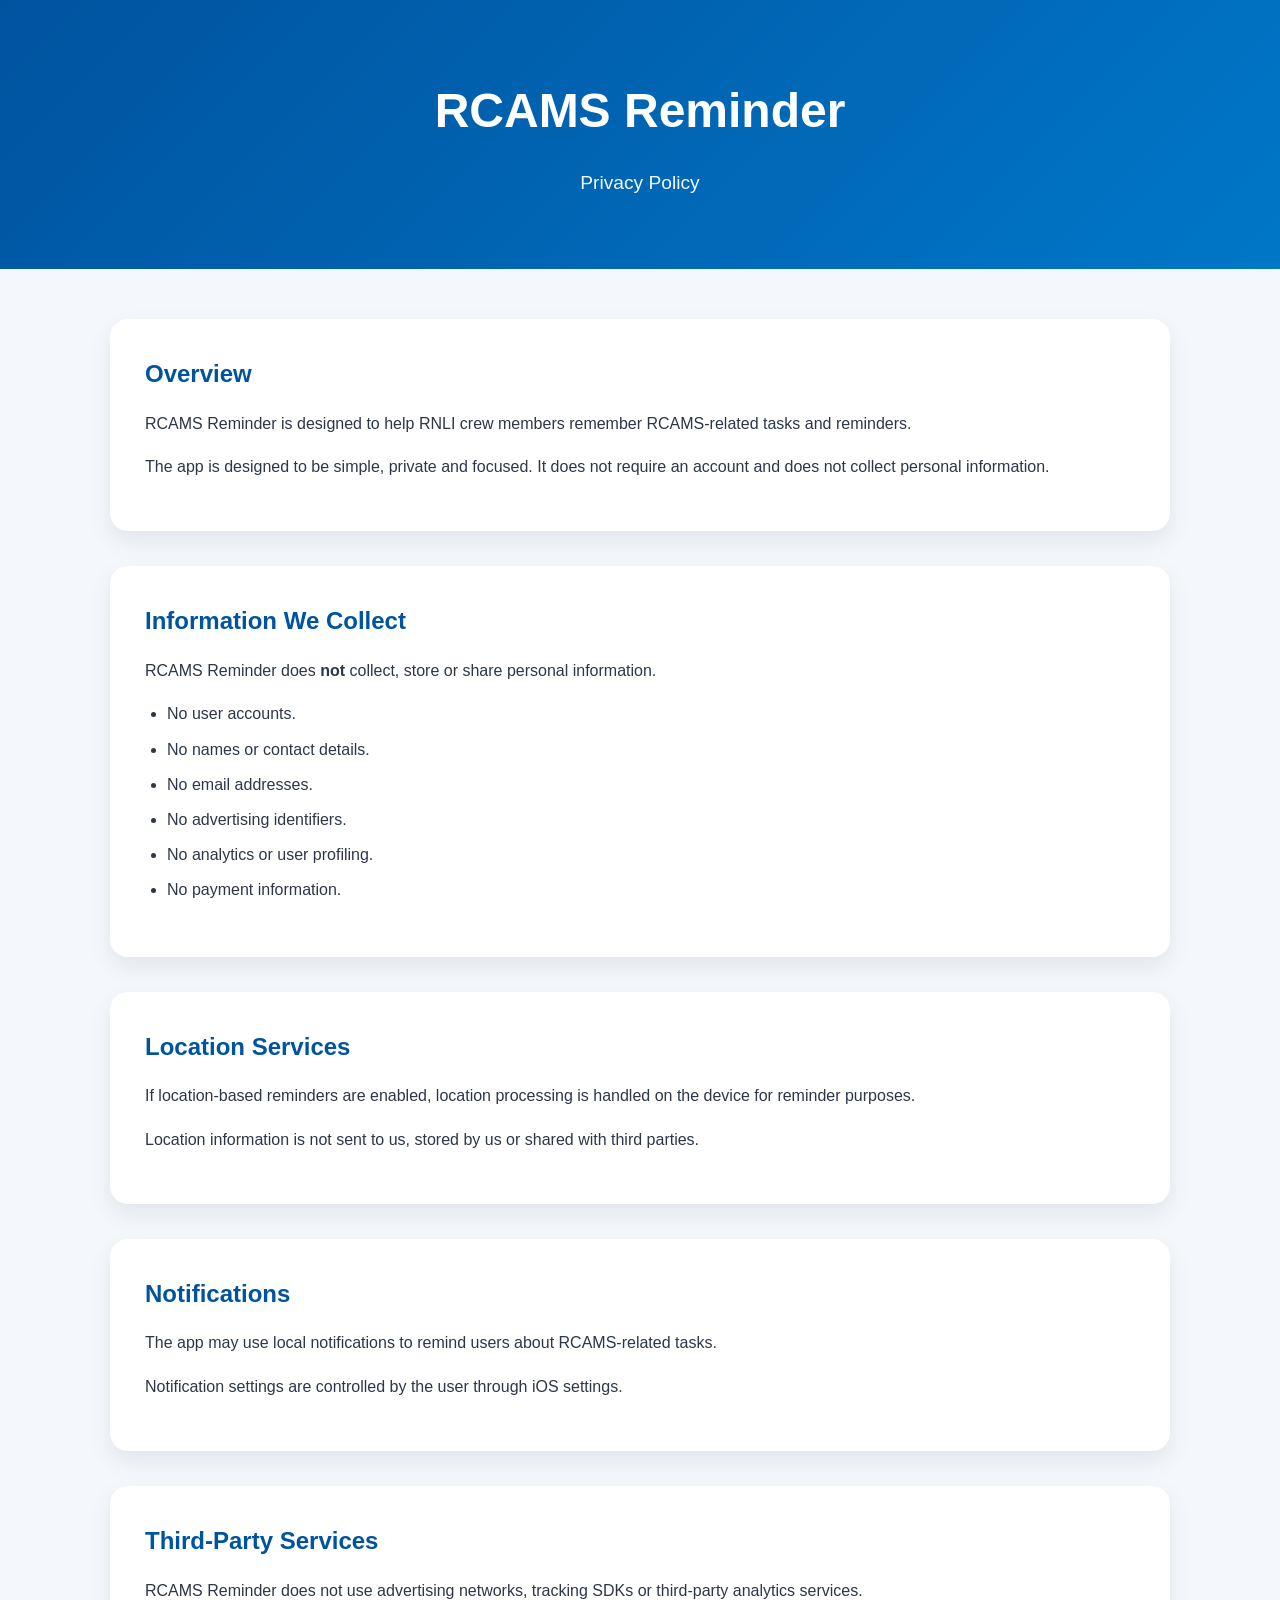
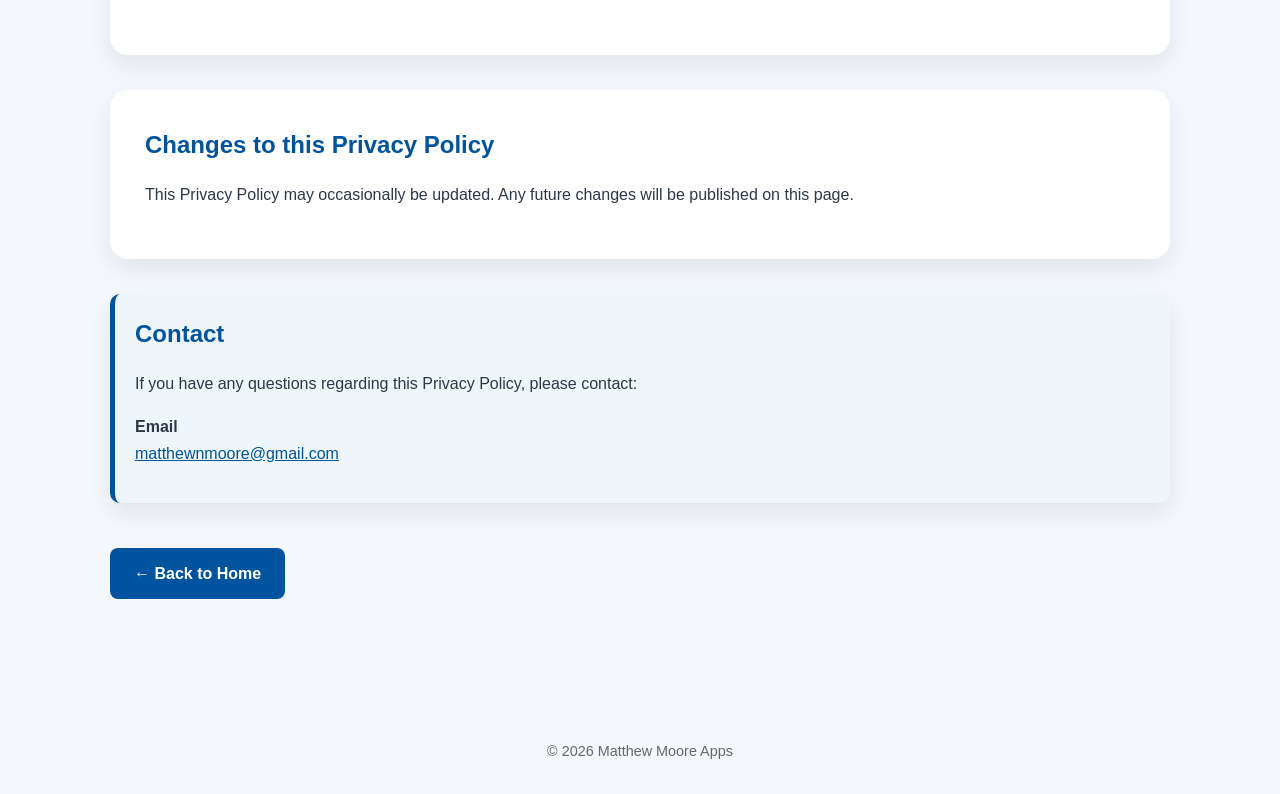
<file: privacy-rcams.html>
<!DOCTYPE html>
<html lang="en">

<head>
<meta charset="UTF-8">
<meta name="viewport" content="width=device-width, initial-scale=1.0">

<title>RCAMS Reminder Privacy Policy</title>

<link rel="stylesheet" href="style.css">
</head>

<body>

<header>
<h1>RCAMS Reminder</h1>
<p>Privacy Policy</p>
</header>

<main>

<div class="card">
<h2>Overview</h2>

<p>
RCAMS Reminder is designed to help RNLI crew members remember RCAMS-related tasks and reminders.
</p>

<p>
The app is designed to be simple, private and focused. It does not require an account and does not collect personal information.
</p>
</div>

<div class="card">
<h2>Information We Collect</h2>

<p>
RCAMS Reminder does <strong>not</strong> collect, store or share personal information.
</p>

<ul>
<li>No user accounts.</li>
<li>No names or contact details.</li>
<li>No email addresses.</li>
<li>No advertising identifiers.</li>
<li>No analytics or user profiling.</li>
<li>No payment information.</li>
</ul>
</div>

<div class="card">
<h2>Location Services</h2>

<p>
If location-based reminders are enabled, location processing is handled on the device for reminder purposes.
</p>

<p>
Location information is not sent to us, stored by us or shared with third parties.
</p>
</div>

<div class="card">
<h2>Notifications</h2>

<p>
The app may use local notifications to remind users about RCAMS-related tasks.
</p>

<p>
Notification settings are controlled by the user through iOS settings.
</p>
</div>

<div class="card">
<h2>Third-Party Services</h2>

<p>
RCAMS Reminder does not use advertising networks, tracking SDKs or third-party analytics services.
</p>
</div>

<div class="card">
<h2>Changes to this Privacy Policy</h2>

<p>
This Privacy Policy may occasionally be updated. Any future changes will be published on this page.
</p>
</div>

<div class="card contact">
<h2>Contact</h2>

<p>
If you have any questions regarding this Privacy Policy, please contact:
</p>

<p>
<strong>Email</strong><br>
<a href="mailto:matthewnmoore@gmail.com">matthewnmoore@gmail.com</a>
</p>
</div>

<p>
<a class="button" href="index.html">← Back to Home</a>
</p>

</main>

<footer>
© 2026 Matthew Moore Apps
</footer>

</body>

</html>
</file>
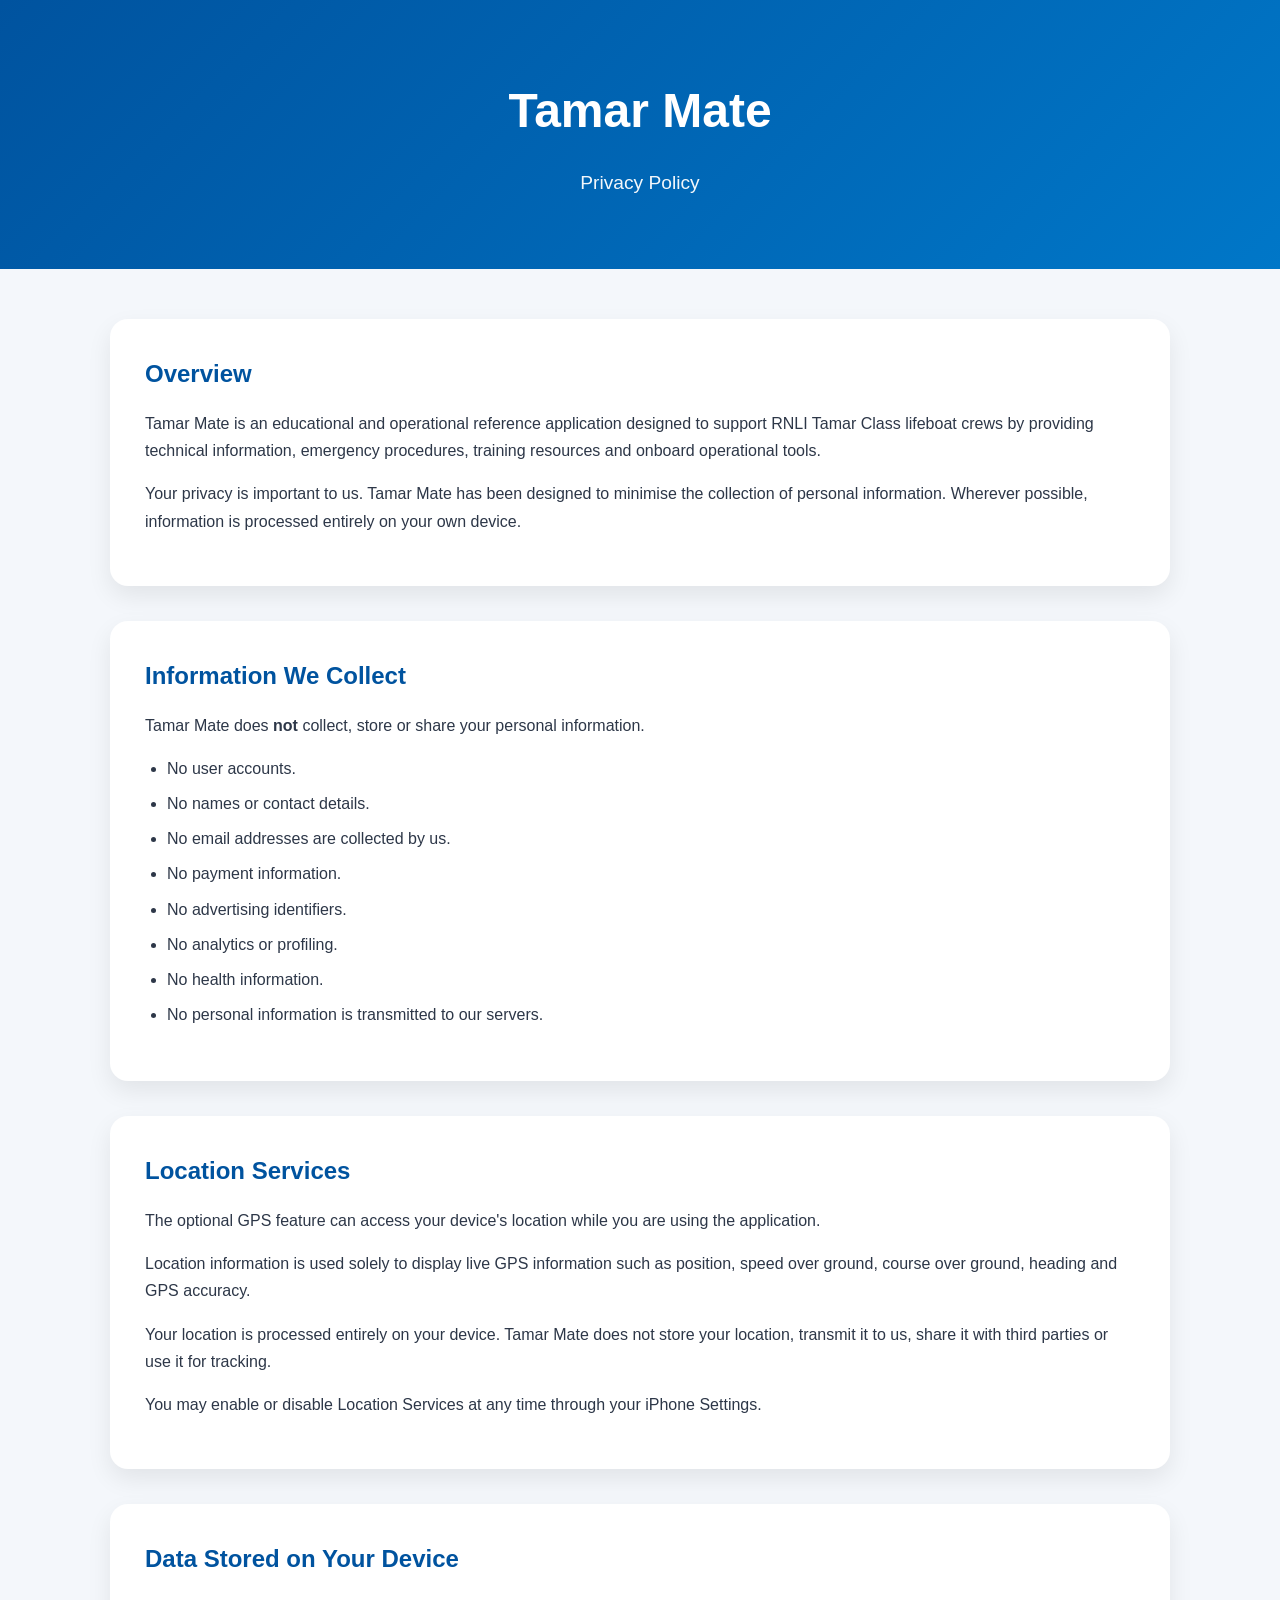
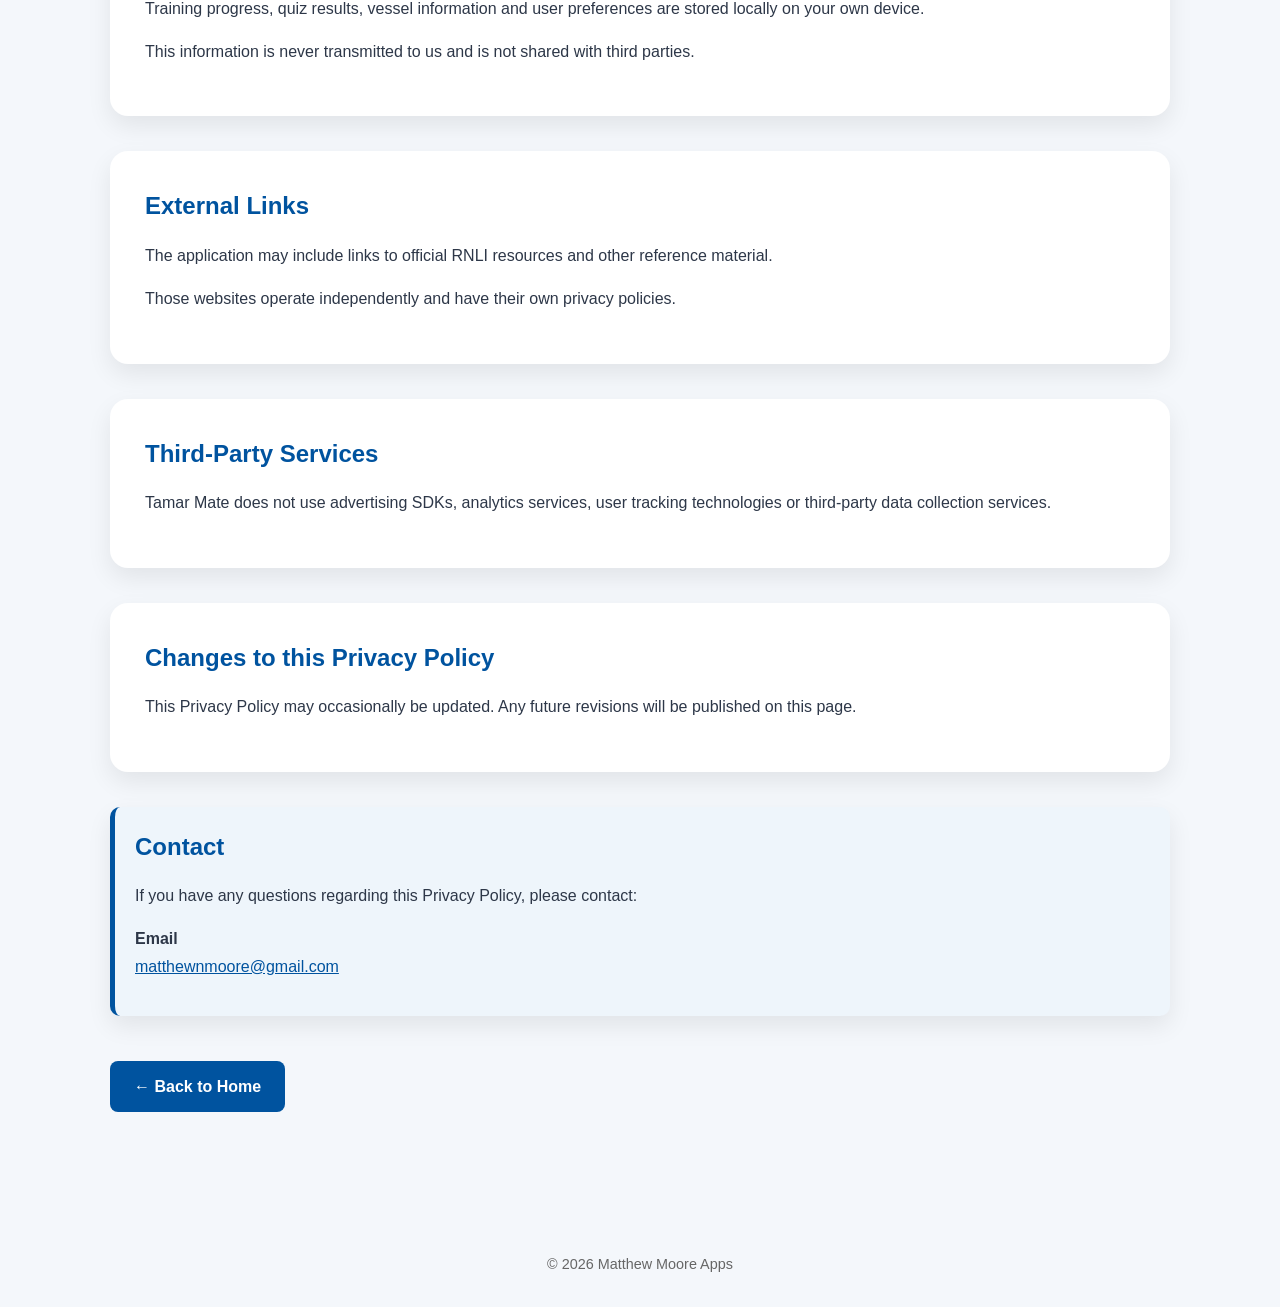
<file: privacy-tamar.html>
<!DOCTYPE html>
<html lang="en">

<head>

<meta charset="UTF-8">
<meta name="viewport" content="width=device-width, initial-scale=1.0">

<title>Tamar Mate Privacy Policy</title>

<link rel="stylesheet" href="style.css">

</head>

<body>

<header>

<h1>Tamar Mate</h1>

<p>
Privacy Policy
</p>

</header>

<main>

<div class="card">

<h2>Overview</h2>

<p>

Tamar Mate is an educational and operational reference application designed to support RNLI Tamar Class lifeboat crews by providing technical information, emergency procedures, training resources and onboard operational tools.

</p>

<p>

Your privacy is important to us. Tamar Mate has been designed to minimise the collection of personal information. Wherever possible, information is processed entirely on your own device.

</p>

</div>

<div class="card">

<h2>Information We Collect</h2>

<p>

Tamar Mate does <strong>not</strong> collect, store or share your personal information.

</p>

<ul>

<li>No user accounts.</li>

<li>No names or contact details.</li>

<li>No email addresses are collected by us.</li>

<li>No payment information.</li>

<li>No advertising identifiers.</li>

<li>No analytics or profiling.</li>

<li>No health information.</li>

<li>No personal information is transmitted to our servers.</li>

</ul>

</div>

<div class="card">

<h2>Location Services</h2>

<p>

The optional GPS feature can access your device's location while you are using the application.

</p>

<p>

Location information is used solely to display live GPS information such as position, speed over ground, course over ground, heading and GPS accuracy.

</p>

<p>

Your location is processed entirely on your device. Tamar Mate does not store your location, transmit it to us, share it with third parties or use it for tracking.

</p>

<p>

You may enable or disable Location Services at any time through your iPhone Settings.

</p>

</div>

<div class="card">

<h2>Data Stored on Your Device</h2>

<p>

Training progress, quiz results, vessel information and user preferences are stored locally on your own device.

</p>

<p>

This information is never transmitted to us and is not shared with third parties.

</p>

</div>

<div class="card">

<h2>External Links</h2>

<p>

The application may include links to official RNLI resources and other reference material.

</p>

<p>

Those websites operate independently and have their own privacy policies.

</p>

</div>

<div class="card">

<h2>Third-Party Services</h2>

<p>

Tamar Mate does not use advertising SDKs, analytics services, user tracking technologies or third-party data collection services.

</p>

</div>

<div class="card">

<h2>Changes to this Privacy Policy</h2>

<p>

This Privacy Policy may occasionally be updated. Any future revisions will be published on this page.

</p>

</div>

<div class="card contact">

<h2>Contact</h2>

<p>

If you have any questions regarding this Privacy Policy, please contact:

</p>

<p>

<strong>Email</strong><br>

<a href="mailto:matthewnmoore@gmail.com">
matthewnmoore@gmail.com
</a>

</p>

</div>

<p>

<a class="button" href="index.html">
← Back to Home
</a>

</p>

</main>

<footer>

© 2026 Matthew Moore Apps

</footer>

</body>

</html>
</file>
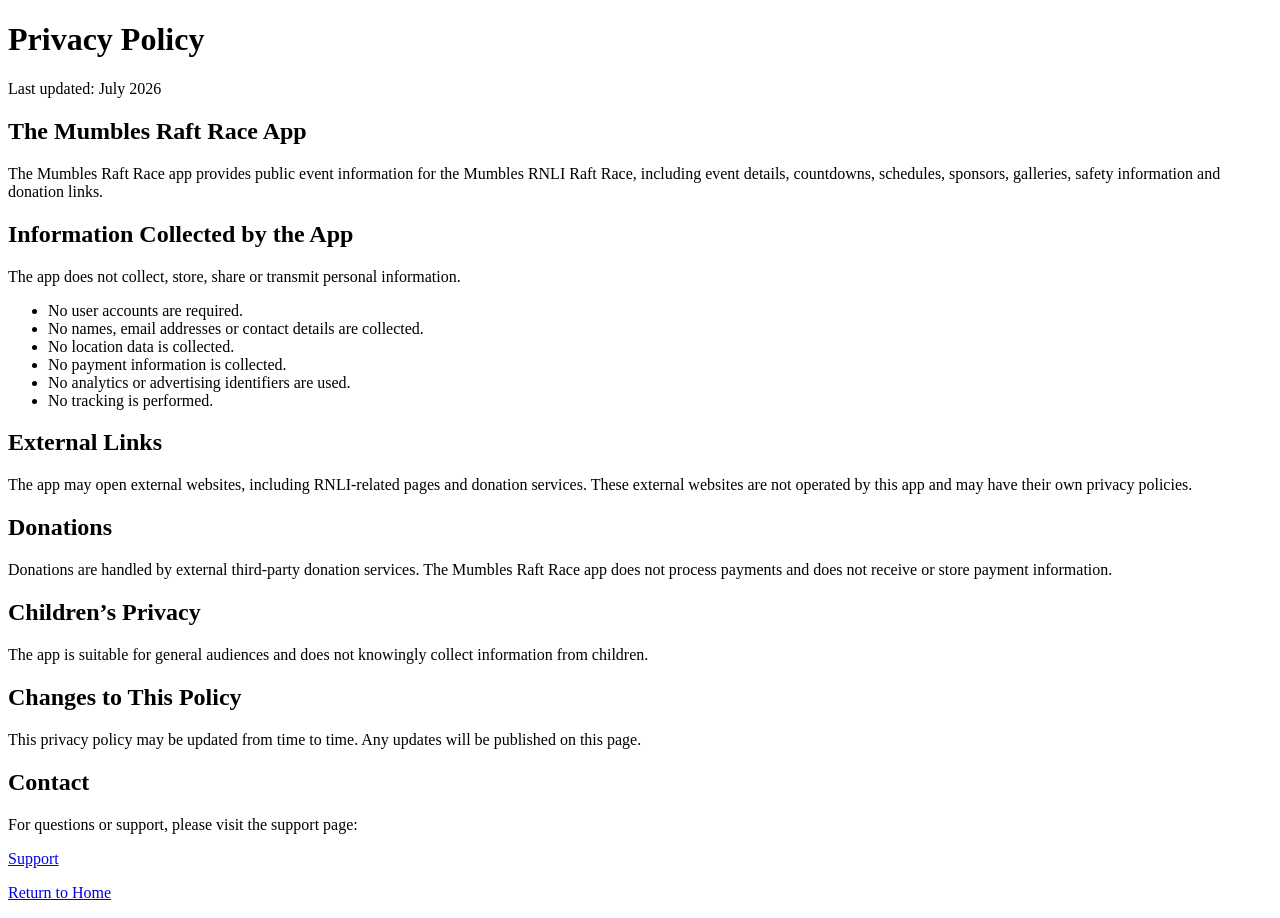
<file: privacy.html>
<!DOCTYPE html>
<html lang="en">

<head>
<meta charset="UTF-8">
<meta name="viewport" content="width=device-width, initial-scale=1.0">
<title>Privacy Policy - Matthew Moore Apps</title>
</head>

<body>

<h1>Privacy Policy</h1>

<p>Last updated: July 2026</p>

<h2>The Mumbles Raft Race App</h2>

<p>
The Mumbles Raft Race app provides public event information for the Mumbles RNLI Raft Race, including event details, countdowns, schedules, sponsors, galleries, safety information and donation links.
</p>

<h2>Information Collected by the App</h2>

<p>
The app does not collect, store, share or transmit personal information.
</p>

<ul>
<li>No user accounts are required.</li>
<li>No names, email addresses or contact details are collected.</li>
<li>No location data is collected.</li>
<li>No payment information is collected.</li>
<li>No analytics or advertising identifiers are used.</li>
<li>No tracking is performed.</li>
</ul>

<h2>External Links</h2>

<p>
The app may open external websites, including RNLI-related pages and donation services. These external websites are not operated by this app and may have their own privacy policies.
</p>

<h2>Donations</h2>

<p>
Donations are handled by external third-party donation services. The Mumbles Raft Race app does not process payments and does not receive or store payment information.
</p>

<h2>Children’s Privacy</h2>

<p>
The app is suitable for general audiences and does not knowingly collect information from children.
</p>

<h2>Changes to This Policy</h2>

<p>
This privacy policy may be updated from time to time. Any updates will be published on this page.
</p>

<h2>Contact</h2>

<p>
For questions or support, please visit the support page:
</p>

<p>
<a href="support.html">Support</a>
</p>

<p>
<a href="index.html">Return to Home</a>
</p>

</body>

</html>
</file>
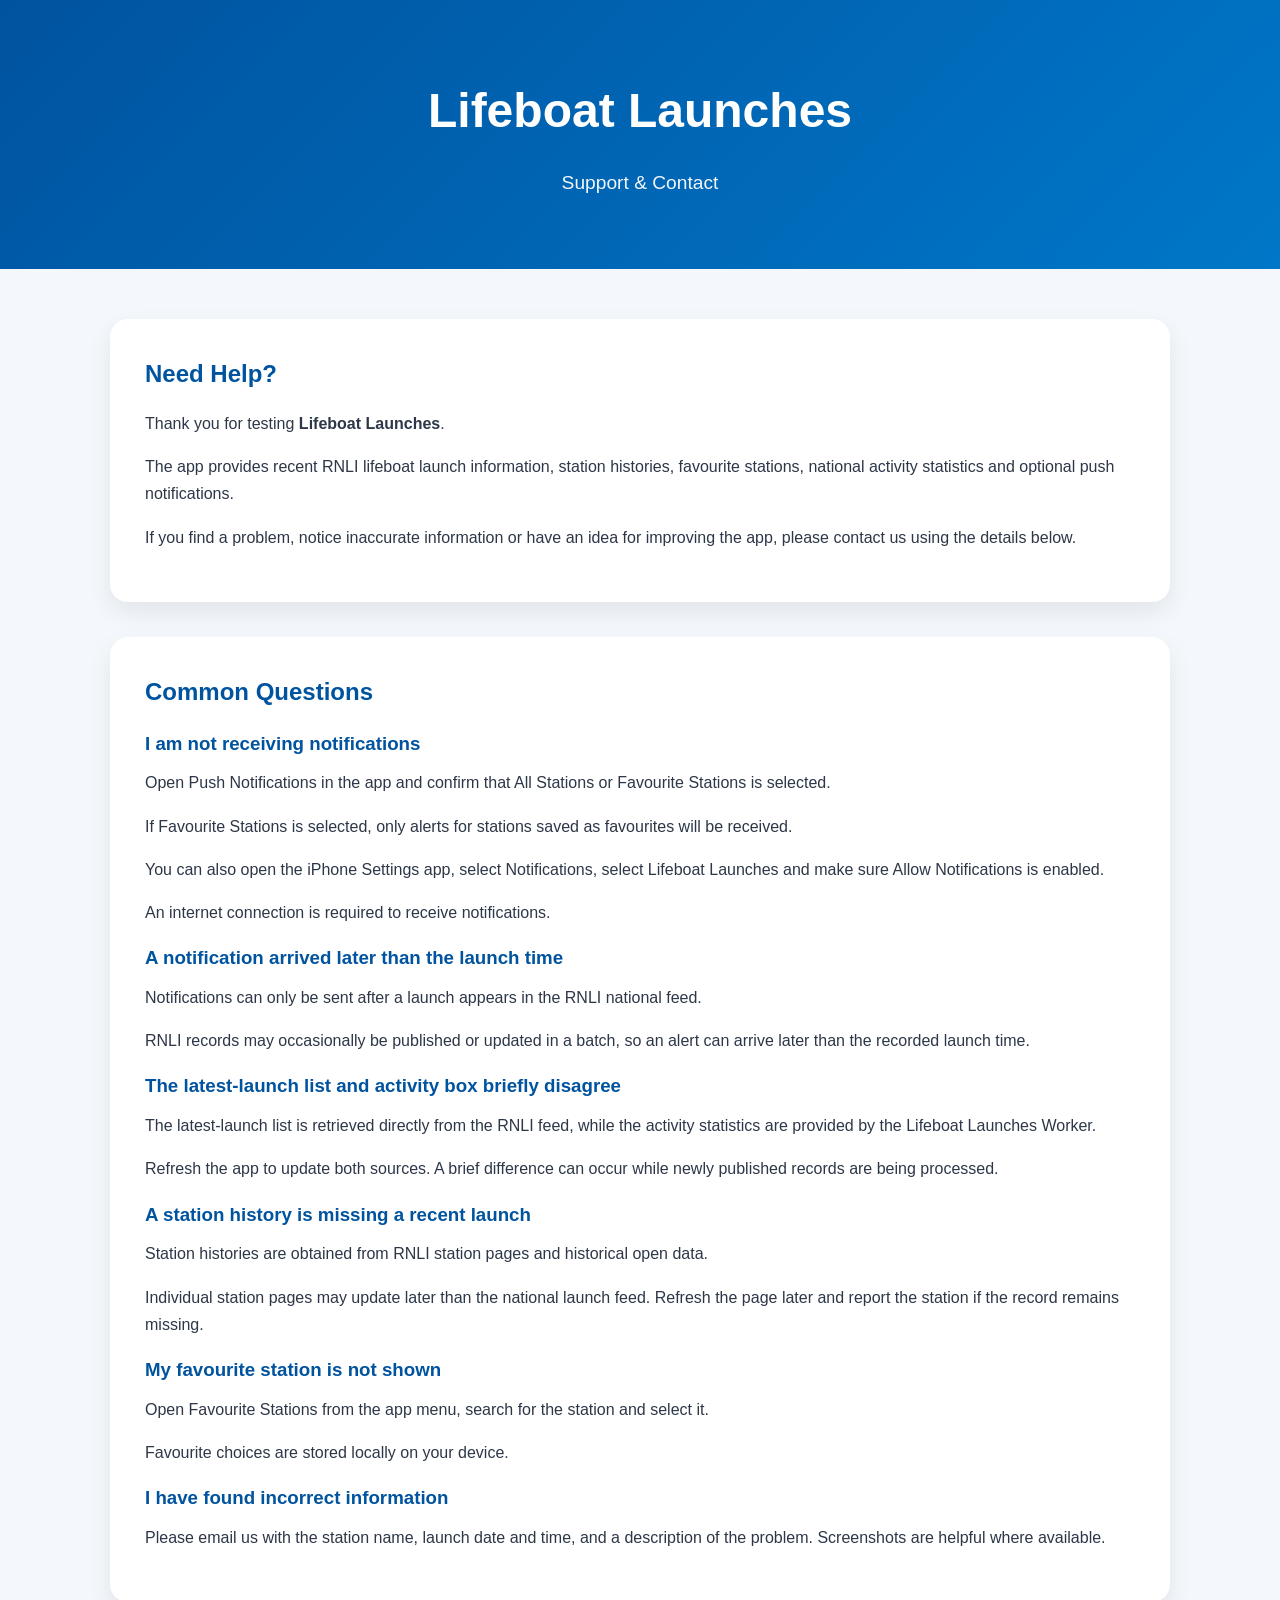
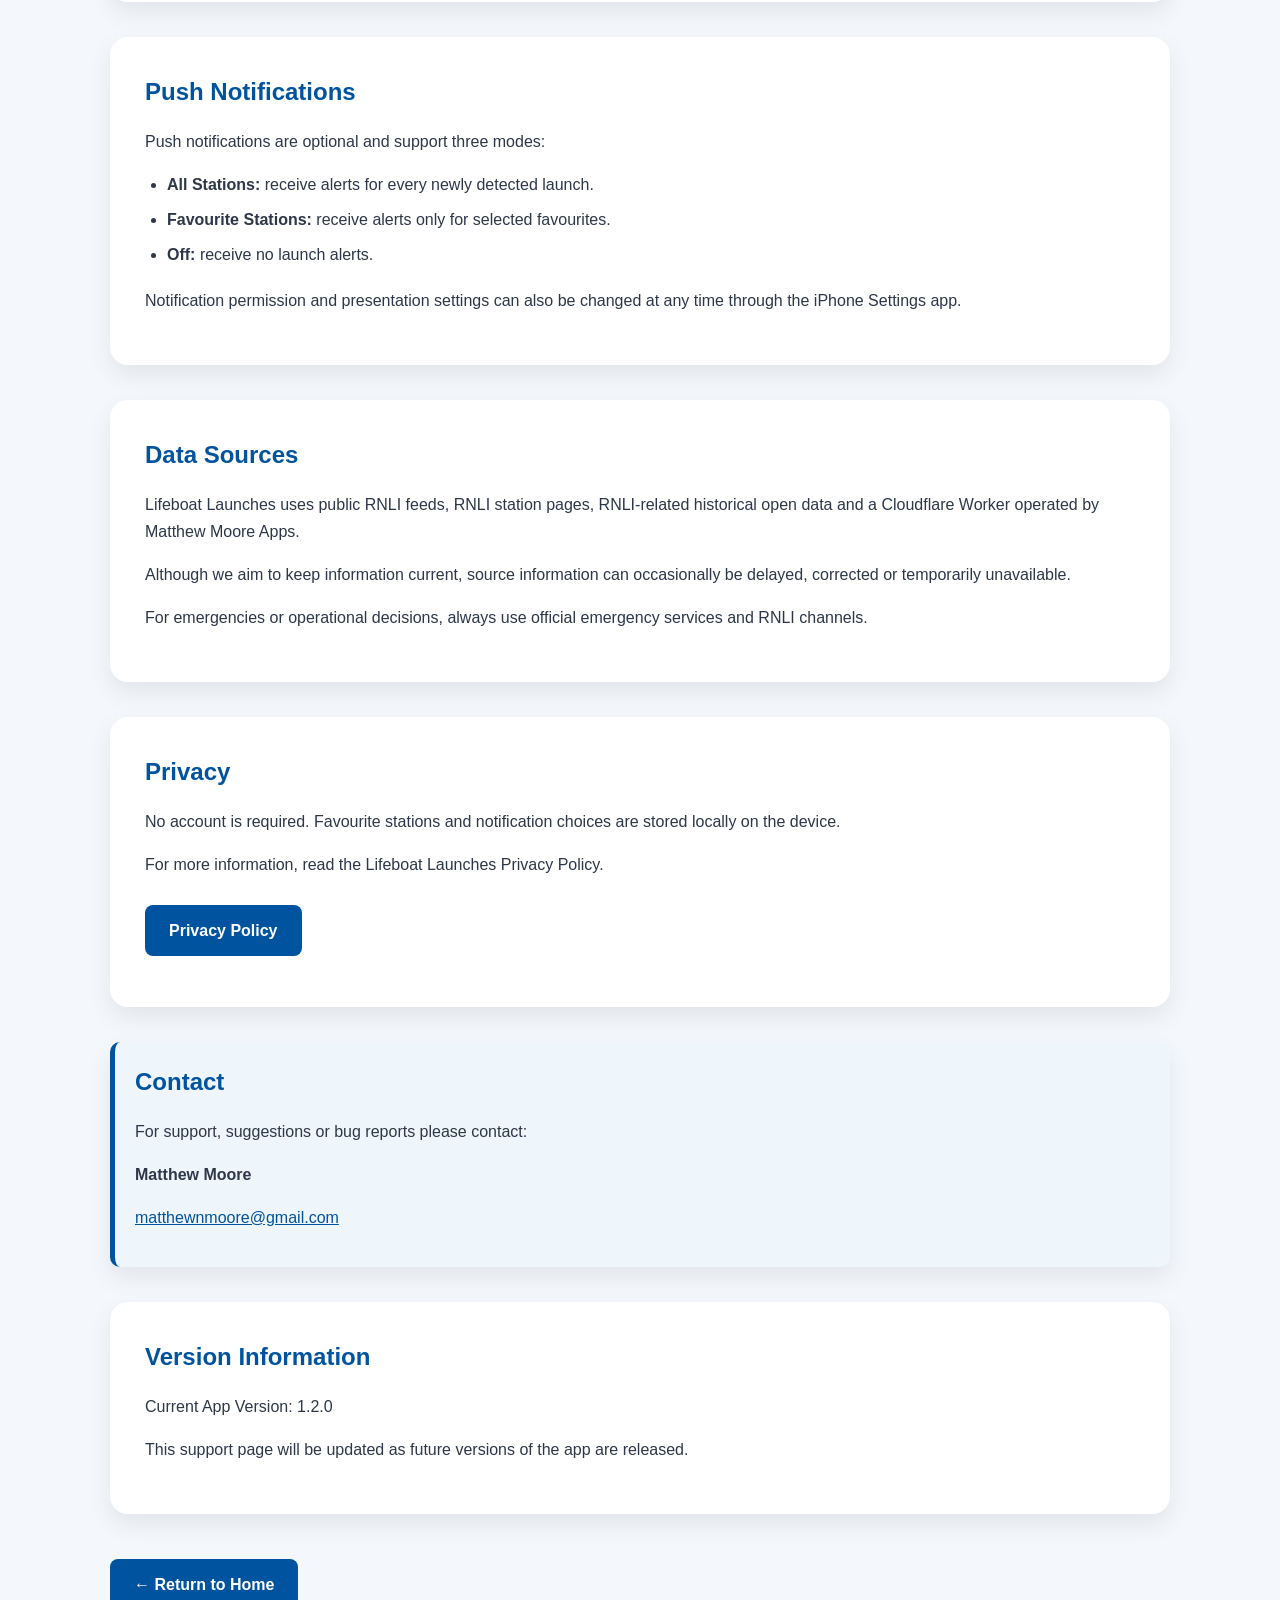
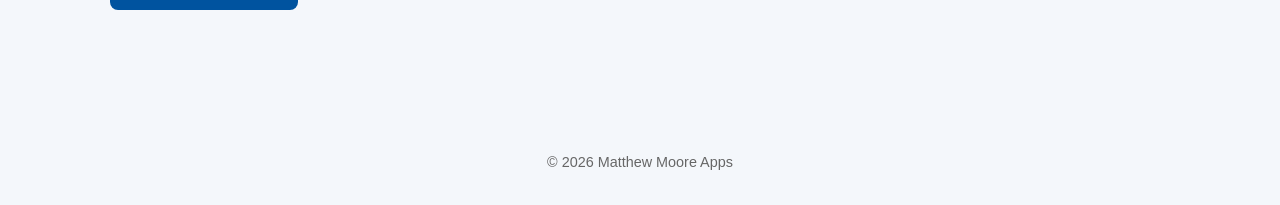
<file: support-lifeboat-launches.html>
<!DOCTYPE html>
<html lang="en">

<head>
<meta charset="UTF-8">
<meta name="viewport" content="width=device-width, initial-scale=1.0">
<meta name="description" content="Support and contact information for the Lifeboat Launches iOS app.">
<title>Lifeboat Launches Support</title>
<link rel="stylesheet" href="style.css">
</head>

<body>

<header>
<h1>Lifeboat Launches</h1>
<p>Support &amp; Contact</p>
</header>

<main>

<div class="card">
<h2>Need Help?</h2>

<p>
Thank you for testing <strong>Lifeboat Launches</strong>.
</p>

<p>
The app provides recent RNLI lifeboat launch information, station histories,
favourite stations, national activity statistics and optional push
notifications.
</p>

<p>
If you find a problem, notice inaccurate information or have an idea for
improving the app, please contact us using the details below.
</p>
</div>

<div class="card">
<h2>Common Questions</h2>

<h3>I am not receiving notifications</h3>

<p>
Open Push Notifications in the app and confirm that All Stations or Favourite
Stations is selected.
</p>

<p>
If Favourite Stations is selected, only alerts for stations saved as
favourites will be received.
</p>

<p>
You can also open the iPhone Settings app, select Notifications, select
Lifeboat Launches and make sure Allow Notifications is enabled.
</p>

<p>
An internet connection is required to receive notifications.
</p>

<h3>A notification arrived later than the launch time</h3>

<p>
Notifications can only be sent after a launch appears in the RNLI national
feed.
</p>

<p>
RNLI records may occasionally be published or updated in a batch, so an alert
can arrive later than the recorded launch time.
</p>

<h3>The latest-launch list and activity box briefly disagree</h3>

<p>
The latest-launch list is retrieved directly from the RNLI feed, while the
activity statistics are provided by the Lifeboat Launches Worker.
</p>

<p>
Refresh the app to update both sources. A brief difference can occur while
newly published records are being processed.
</p>

<h3>A station history is missing a recent launch</h3>

<p>
Station histories are obtained from RNLI station pages and historical open
data.
</p>

<p>
Individual station pages may update later than the national launch feed.
Refresh the page later and report the station if the record remains missing.
</p>

<h3>My favourite station is not shown</h3>

<p>
Open Favourite Stations from the app menu, search for the station and select
it.
</p>

<p>
Favourite choices are stored locally on your device.
</p>

<h3>I have found incorrect information</h3>

<p>
Please email us with the station name, launch date and time, and a description
of the problem. Screenshots are helpful where available.
</p>
</div>

<div class="card">
<h2>Push Notifications</h2>

<p>
Push notifications are optional and support three modes:
</p>

<ul>
<li>
<strong>All Stations:</strong> receive alerts for every newly detected launch.
</li>

<li>
<strong>Favourite Stations:</strong> receive alerts only for selected
favourites.
</li>

<li>
<strong>Off:</strong> receive no launch alerts.
</li>
</ul>

<p>
Notification permission and presentation settings can also be changed at any
time through the iPhone Settings app.
</p>
</div>

<div class="card">
<h2>Data Sources</h2>

<p>
Lifeboat Launches uses public RNLI feeds, RNLI station pages, RNLI-related
historical open data and a Cloudflare Worker operated by Matthew Moore Apps.
</p>

<p>
Although we aim to keep information current, source information can
occasionally be delayed, corrected or temporarily unavailable.
</p>

<p>
For emergencies or operational decisions, always use official emergency
services and RNLI channels.
</p>
</div>

<div class="card">
<h2>Privacy</h2>

<p>
No account is required. Favourite stations and notification choices are
stored locally on the device.
</p>

<p>
For more information, read the Lifeboat Launches Privacy Policy.
</p>

<p>
<a class="button" href="privacy-lifeboat-launches.html">
Privacy Policy
</a>
</p>
</div>

<div class="card contact">
<h2>Contact</h2>

<p>
For support, suggestions or bug reports please contact:
</p>

<p>
<strong>Matthew Moore</strong>
</p>

<p>
<a href="mailto:matthewnmoore@gmail.com">
matthewnmoore@gmail.com
</a>
</p>
</div>

<div class="card">
<h2>Version Information</h2>

<p>
Current App Version: 1.2.0
</p>

<p>
This support page will be updated as future versions of the app are released.
</p>
</div>

<p>
<a class="button" href="index.html">
&larr; Return to Home
</a>
</p>

</main>

<footer>
&copy; 2026 Matthew Moore Apps
</footer>

</body>

</html>
</file>
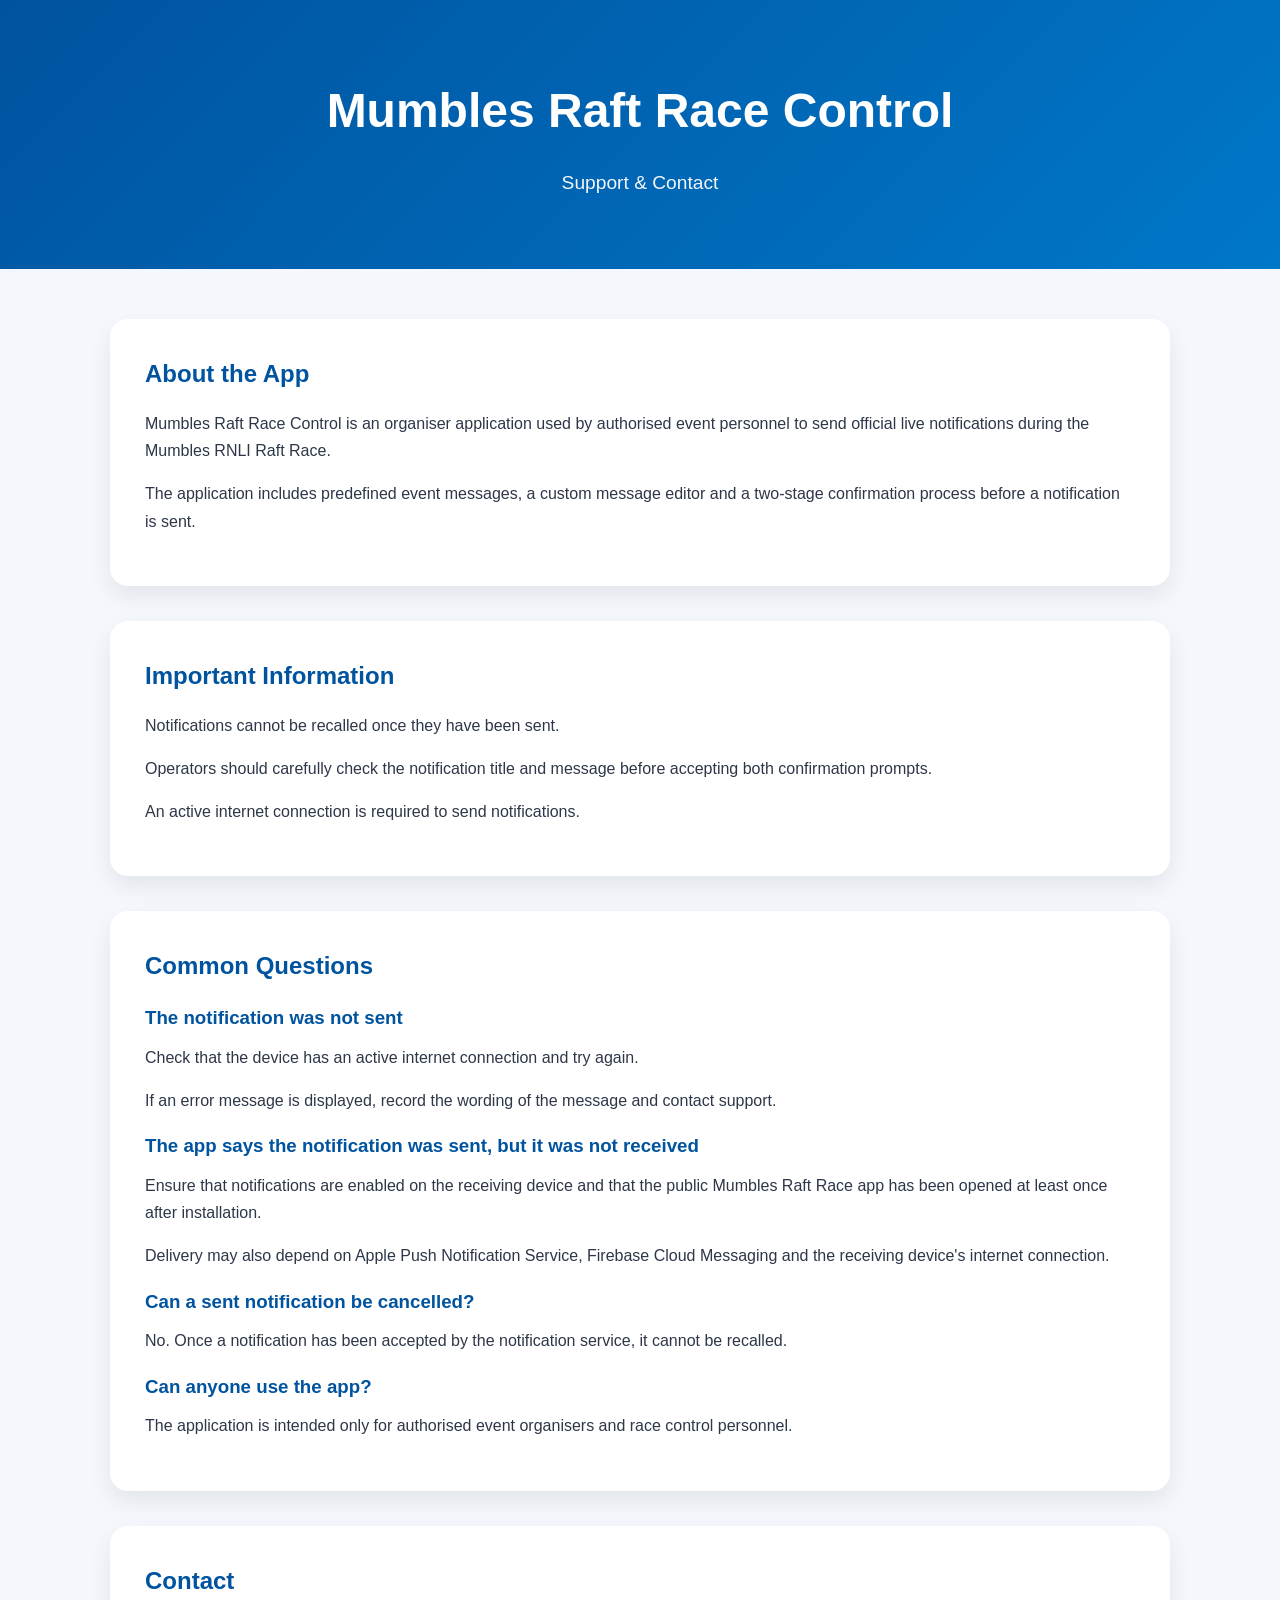
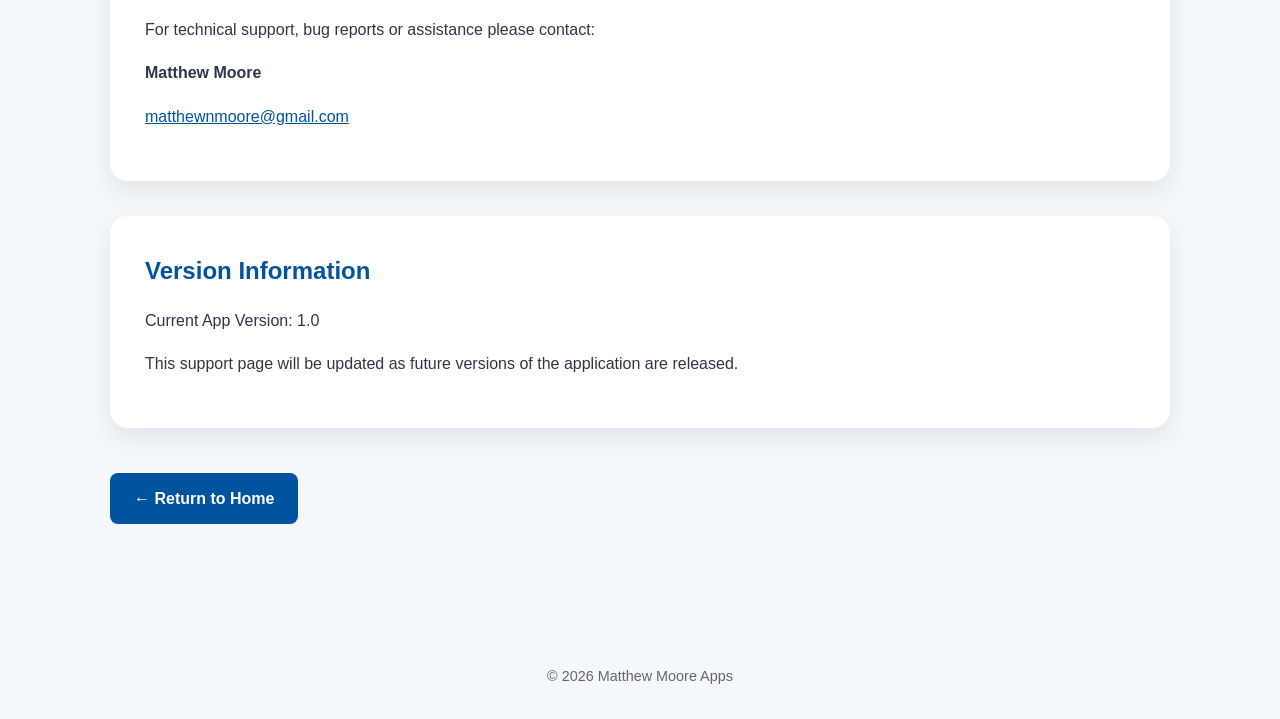
<file: support-race-control.html>
<!DOCTYPE html>
<html lang="en">

<head>

<meta charset="UTF-8">
<meta name="viewport" content="width=device-width, initial-scale=1.0">

<title>Mumbles Raft Race Control Support</title>

<link rel="stylesheet" href="style.css">

</head>

<body>

<header>

<h1>Mumbles Raft Race Control</h1>

<p>
Support & Contact
</p>

</header>

<main>

<div class="card">

<h2>About the App</h2>

<p>
Mumbles Raft Race Control is an organiser application used by authorised event personnel to send official live notifications during the Mumbles RNLI Raft Race.
</p>

<p>
The application includes predefined event messages, a custom message editor and a two-stage confirmation process before a notification is sent.
</p>

</div>

<div class="card">

<h2>Important Information</h2>

<p>
Notifications cannot be recalled once they have been sent.
</p>

<p>
Operators should carefully check the notification title and message before accepting both confirmation prompts.
</p>

<p>
An active internet connection is required to send notifications.
</p>

</div>

<div class="card">

<h2>Common Questions</h2>

<h3>The notification was not sent</h3>

<p>
Check that the device has an active internet connection and try again.
</p>

<p>
If an error message is displayed, record the wording of the message and contact support.
</p>

<h3>The app says the notification was sent, but it was not received</h3>

<p>
Ensure that notifications are enabled on the receiving device and that the public Mumbles Raft Race app has been opened at least once after installation.
</p>

<p>
Delivery may also depend on Apple Push Notification Service, Firebase Cloud Messaging and the receiving device's internet connection.
</p>

<h3>Can a sent notification be cancelled?</h3>

<p>
No. Once a notification has been accepted by the notification service, it cannot be recalled.
</p>

<h3>Can anyone use the app?</h3>

<p>
The application is intended only for authorised event organisers and race control personnel.
</p>

</div>

<div class="card">

<h2>Contact</h2>

<p>
For technical support, bug reports or assistance please contact:
</p>

<p>
<strong>Matthew Moore</strong>
</p>

<p>

<a href="mailto:matthewnmoore@gmail.com">
matthewnmoore@gmail.com
</a>

</p>

</div>

<div class="card">

<h2>Version Information</h2>

<p>
Current App Version: 1.0
</p>

<p>
This support page will be updated as future versions of the application are released.
</p>

</div>

<p>

<a class="button" href="index.html">
← Return to Home
</a>

</p>

</main>

<footer>
© 2026 Matthew Moore Apps
</footer>

</body>

</html>
</file>
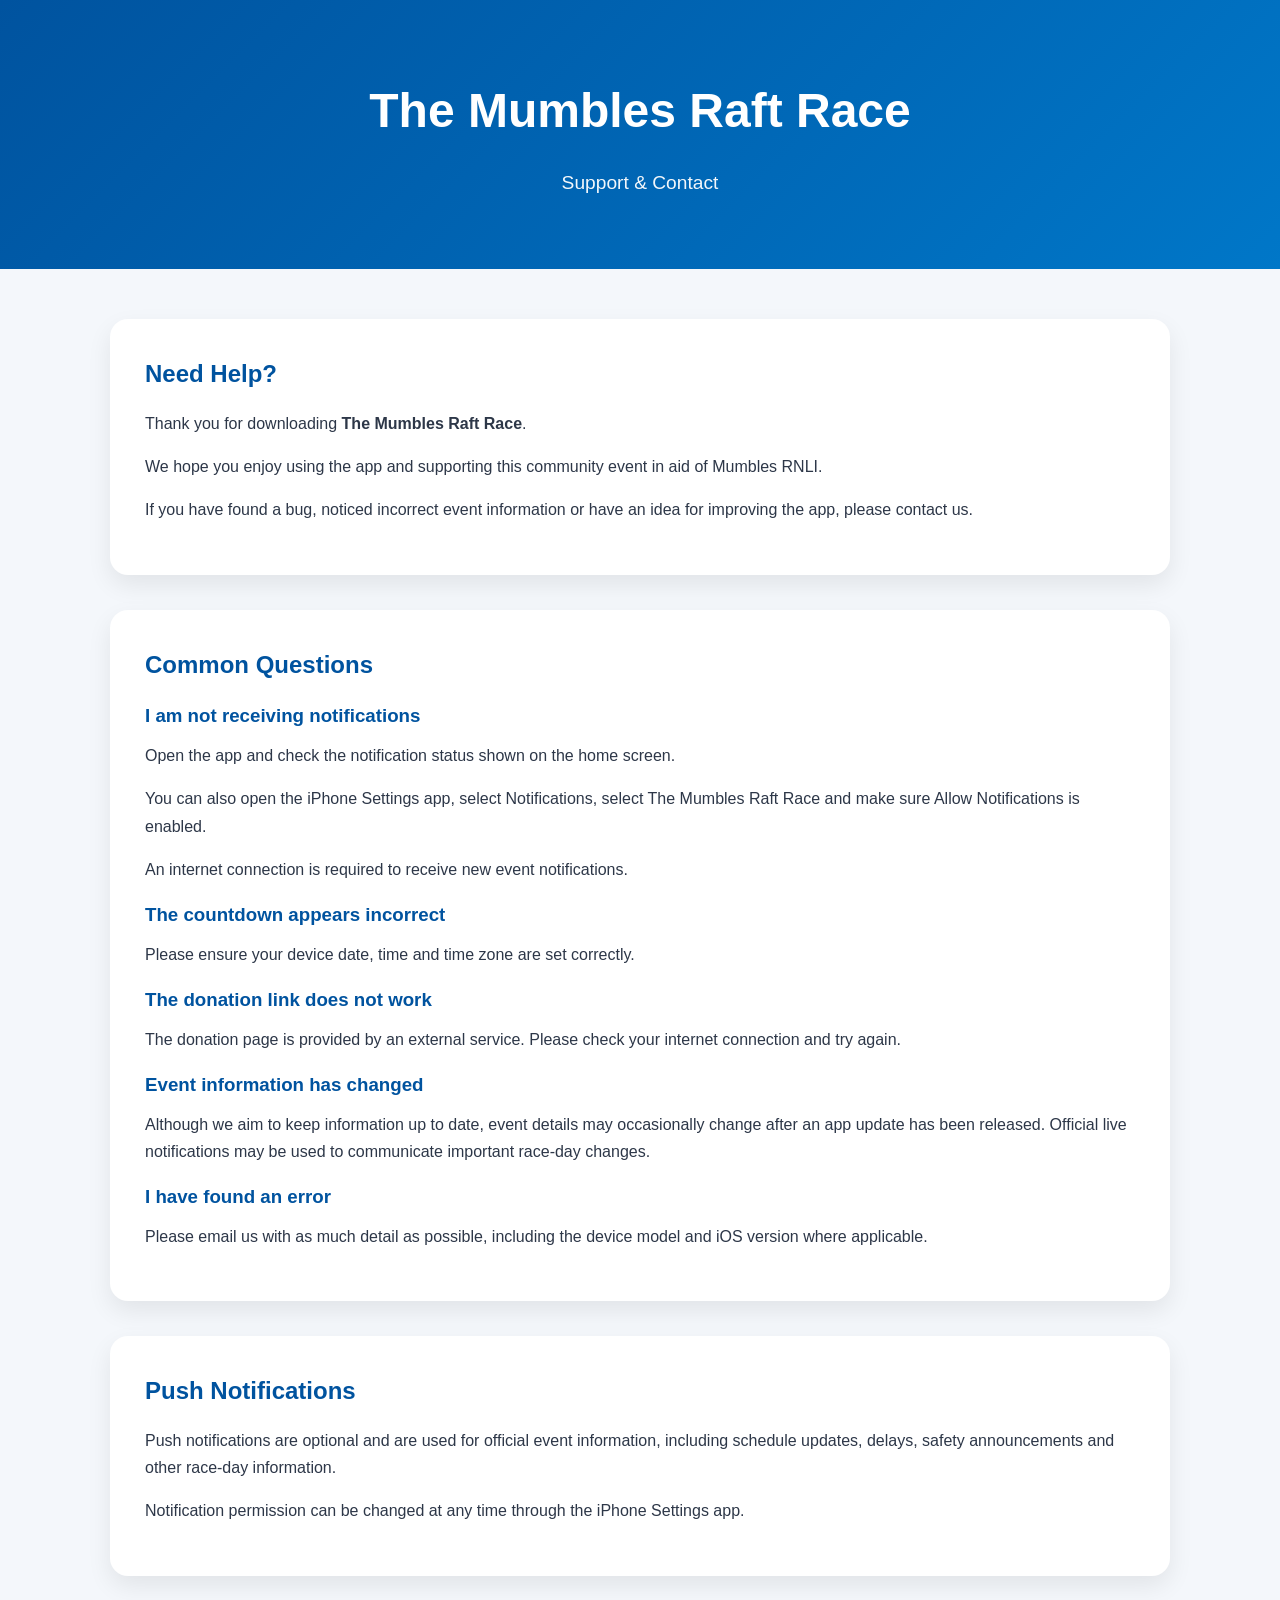
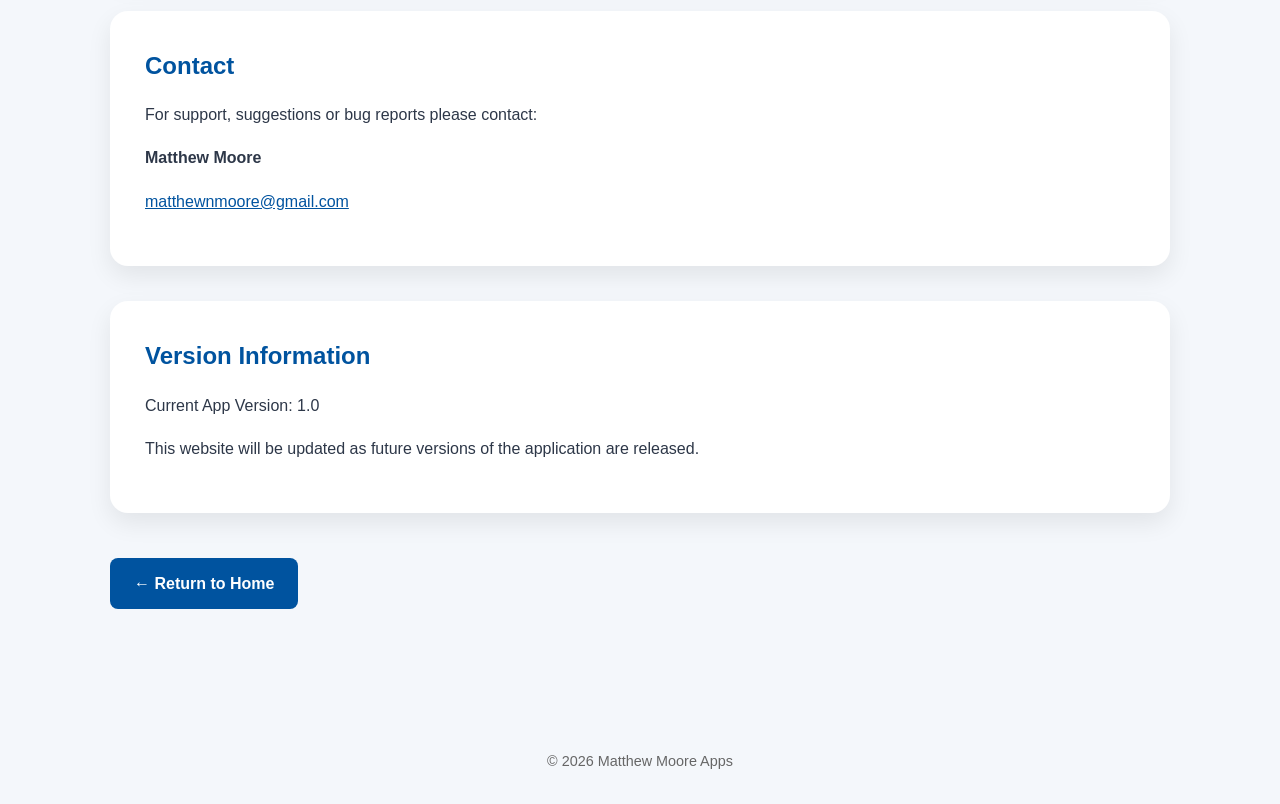
<file: support-raft-race.html>
<!DOCTYPE html>
<html lang="en">

<head>

<meta charset="UTF-8">
<meta name="viewport" content="width=device-width, initial-scale=1.0">

<title>The Mumbles Raft Race Support</title>

<link rel="stylesheet" href="style.css">

</head>

<body>

<header>

<h1>The Mumbles Raft Race</h1>

<p>
Support & Contact
</p>

</header>

<main>

<div class="card">

<h2>Need Help?</h2>

<p>
Thank you for downloading <strong>The Mumbles Raft Race</strong>.
</p>

<p>
We hope you enjoy using the app and supporting this community event in aid of Mumbles RNLI.
</p>

<p>
If you have found a bug, noticed incorrect event information or have an idea for improving the app, please contact us.
</p>

</div>

<div class="card">

<h2>Common Questions</h2>

<h3>I am not receiving notifications</h3>

<p>
Open the app and check the notification status shown on the home screen.
</p>

<p>
You can also open the iPhone Settings app, select Notifications, select The Mumbles Raft Race and make sure Allow Notifications is enabled.
</p>

<p>
An internet connection is required to receive new event notifications.
</p>

<h3>The countdown appears incorrect</h3>

<p>
Please ensure your device date, time and time zone are set correctly.
</p>

<h3>The donation link does not work</h3>

<p>
The donation page is provided by an external service. Please check your internet connection and try again.
</p>

<h3>Event information has changed</h3>

<p>
Although we aim to keep information up to date, event details may occasionally change after an app update has been released. Official live notifications may be used to communicate important race-day changes.
</p>

<h3>I have found an error</h3>

<p>
Please email us with as much detail as possible, including the device model and iOS version where applicable.
</p>

</div>

<div class="card">

<h2>Push Notifications</h2>

<p>
Push notifications are optional and are used for official event information, including schedule updates, delays, safety announcements and other race-day information.
</p>

<p>
Notification permission can be changed at any time through the iPhone Settings app.
</p>

</div>

<div class="card">

<h2>Contact</h2>

<p>
For support, suggestions or bug reports please contact:
</p>

<p>
<strong>Matthew Moore</strong>
</p>

<p>

<a href="mailto:matthewnmoore@gmail.com">
matthewnmoore@gmail.com
</a>

</p>

</div>

<div class="card">

<h2>Version Information</h2>

<p>
Current App Version: 1.0
</p>

<p>
This website will be updated as future versions of the application are released.
</p>

</div>

<p>

<a class="button" href="index.html">
← Return to Home
</a>

</p>

</main>

<footer>
© 2026 Matthew Moore Apps
</footer>

</body>

</html>
</file>
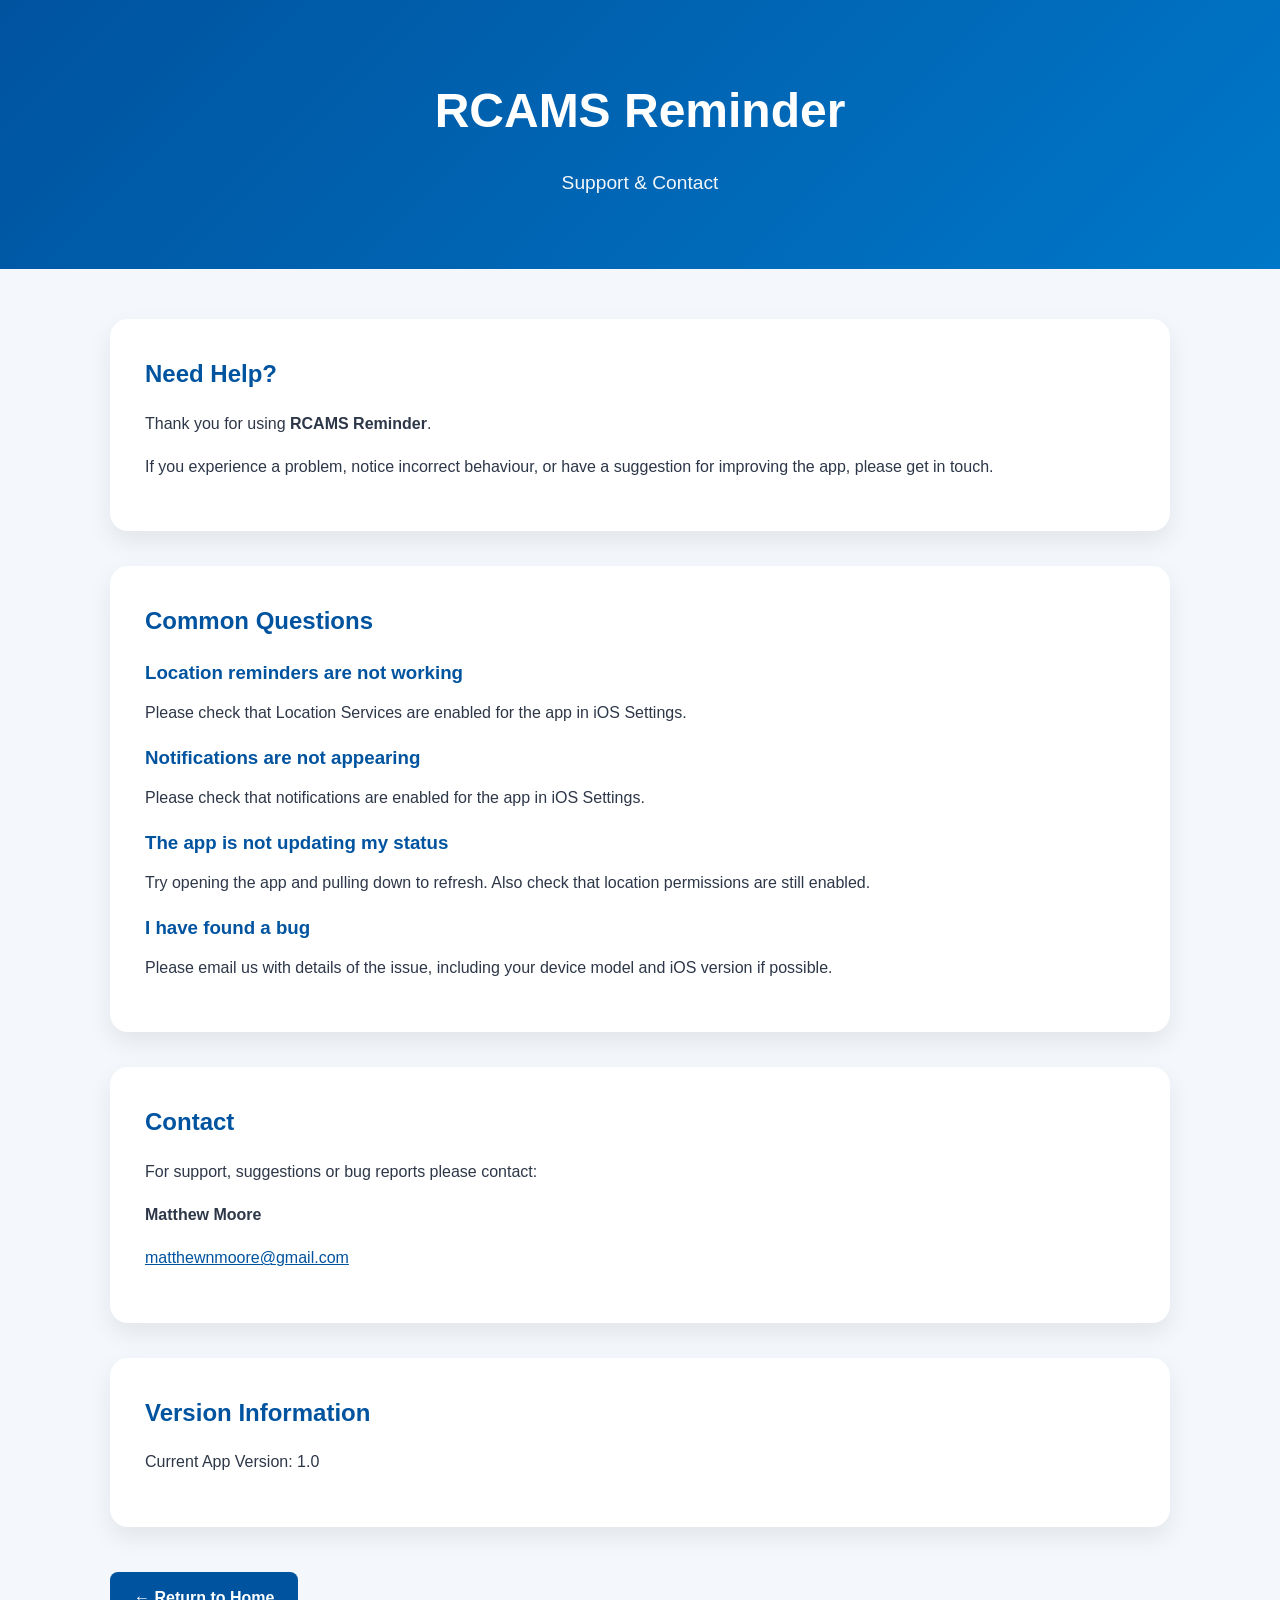
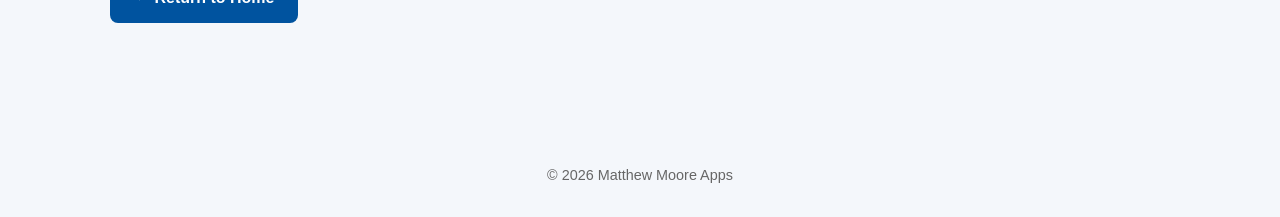
<file: support-rcams.html>
<!DOCTYPE html>
<html lang="en">

<head>
<meta charset="UTF-8">
<meta name="viewport" content="width=device-width, initial-scale=1.0">

<title>RCAMS Reminder Support</title>

<link rel="stylesheet" href="style.css">
</head>

<body>

<header>
<h1>RCAMS Reminder</h1>
<p>Support & Contact</p>
</header>

<main>

<div class="card">
<h2>Need Help?</h2>

<p>
Thank you for using <strong>RCAMS Reminder</strong>.
</p>

<p>
If you experience a problem, notice incorrect behaviour, or have a suggestion for improving the app, please get in touch.
</p>
</div>

<div class="card">
<h2>Common Questions</h2>

<h3>Location reminders are not working</h3>
<p>
Please check that Location Services are enabled for the app in iOS Settings.
</p>

<h3>Notifications are not appearing</h3>
<p>
Please check that notifications are enabled for the app in iOS Settings.
</p>

<h3>The app is not updating my status</h3>
<p>
Try opening the app and pulling down to refresh. Also check that location permissions are still enabled.
</p>

<h3>I have found a bug</h3>
<p>
Please email us with details of the issue, including your device model and iOS version if possible.
</p>
</div>

<div class="card">
<h2>Contact</h2>

<p>
For support, suggestions or bug reports please contact:
</p>

<p>
<strong>Matthew Moore</strong>
</p>

<p>
<a href="mailto:matthewnmoore@gmail.com">matthewnmoore@gmail.com</a>
</p>
</div>

<div class="card">
<h2>Version Information</h2>

<p>
Current App Version: 1.0
</p>
</div>

<p>
<a class="button" href="index.html">← Return to Home</a>
</p>

</main>

<footer>
© 2026 Matthew Moore Apps
</footer>

</body>

</html>
</file>
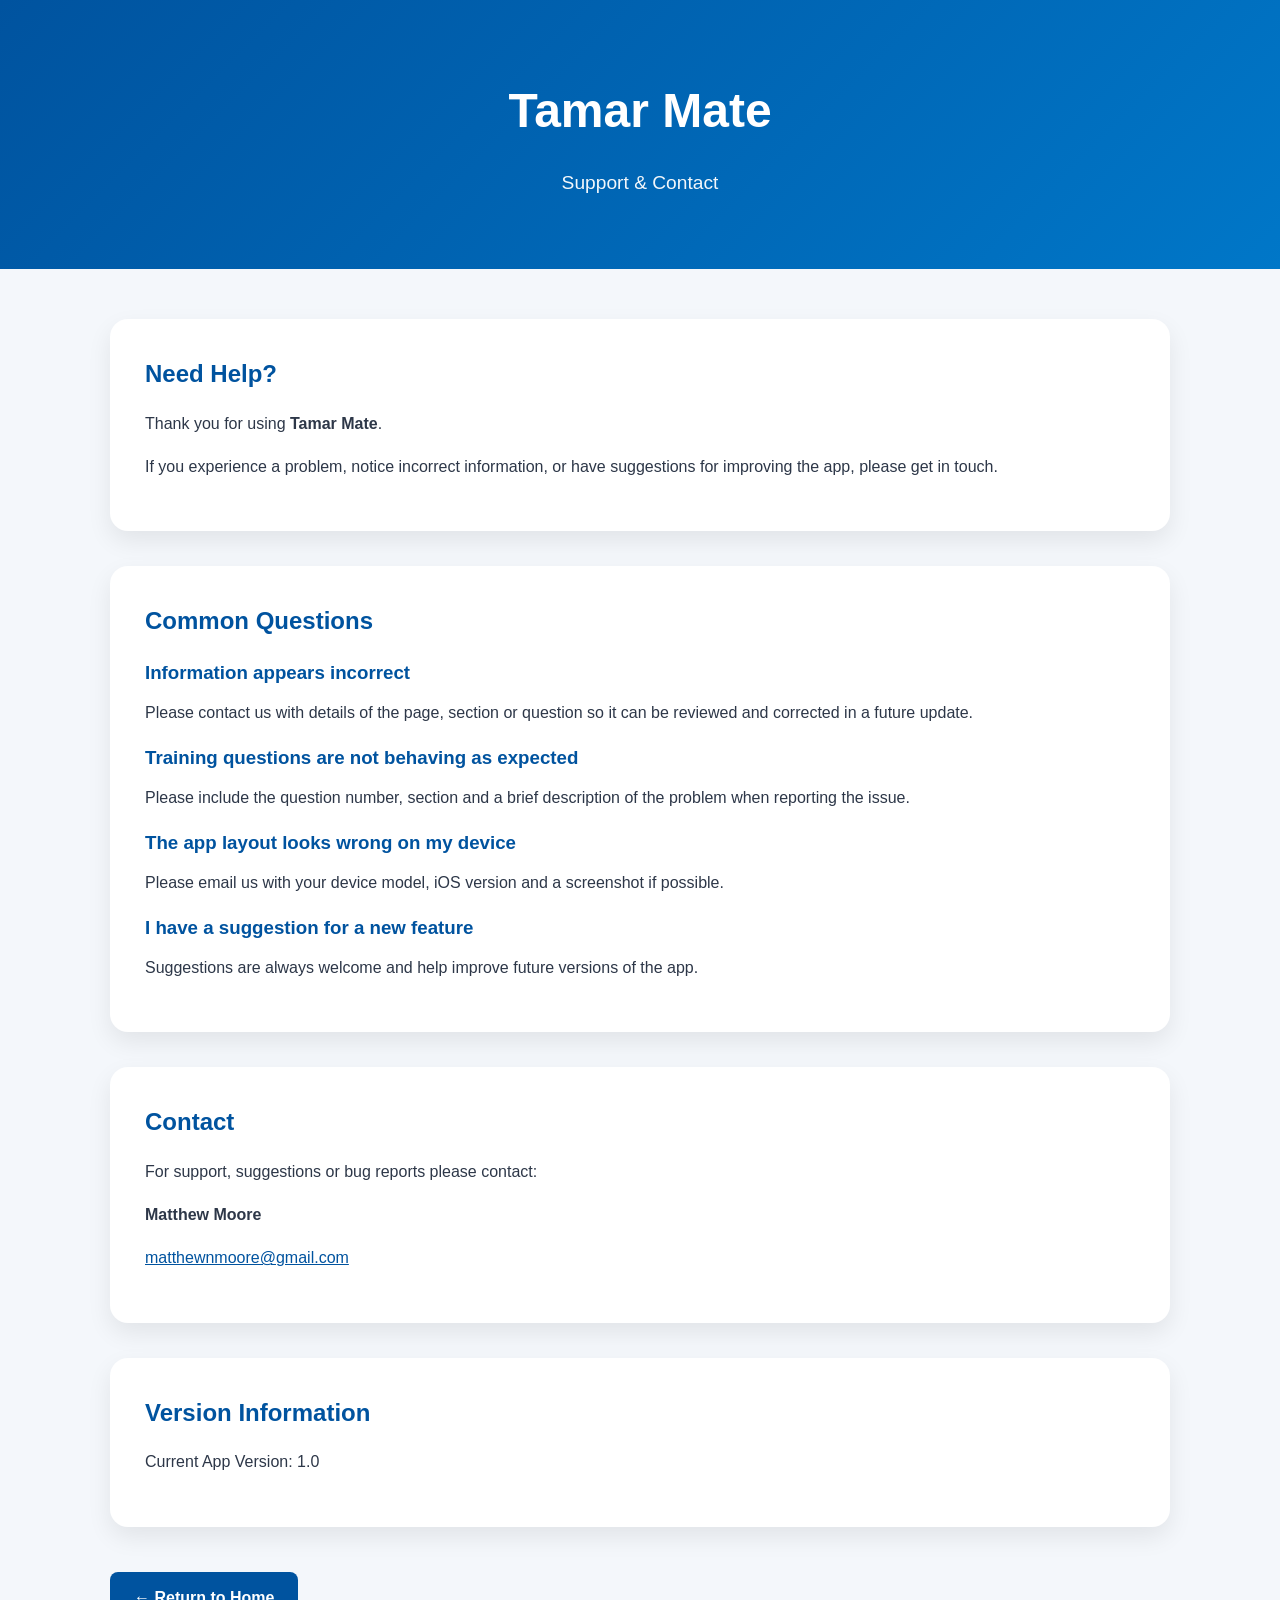
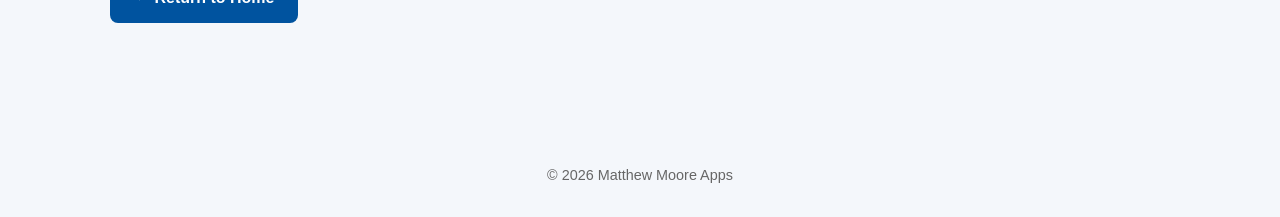
<file: support-tamar.html>
<!DOCTYPE html>
<html lang="en">

<head>
<meta charset="UTF-8">
<meta name="viewport" content="width=device-width, initial-scale=1.0">

<title>Tamar Companion Support</title>

<link rel="stylesheet" href="style.css">
</head>

<body>

<header>
<h1>Tamar Mate</h1>
<p>Support & Contact</p>
</header>

<main>

<div class="card">
<h2>Need Help?</h2>

<p>
Thank you for using <strong>Tamar Mate</strong>.
</p>

<p>
If you experience a problem, notice incorrect information, or have suggestions for improving the app, please get in touch.
</p>
</div>

<div class="card">
<h2>Common Questions</h2>

<h3>Information appears incorrect</h3>
<p>
Please contact us with details of the page, section or question so it can be reviewed and corrected in a future update.
</p>

<h3>Training questions are not behaving as expected</h3>
<p>
Please include the question number, section and a brief description of the problem when reporting the issue.
</p>

<h3>The app layout looks wrong on my device</h3>
<p>
Please email us with your device model, iOS version and a screenshot if possible.
</p>

<h3>I have a suggestion for a new feature</h3>
<p>
Suggestions are always welcome and help improve future versions of the app.
</p>
</div>

<div class="card">
<h2>Contact</h2>

<p>
For support, suggestions or bug reports please contact:
</p>

<p>
<strong>Matthew Moore</strong>
</p>

<p>
<a href="mailto:matthewnmoore@gmail.com">matthewnmoore@gmail.com</a>
</p>
</div>

<div class="card">
<h2>Version Information</h2>

<p>
Current App Version: 1.0
</p>
</div>

<p>
<a class="button" href="index.html">← Return to Home</a>
</p>

</main>

<footer>
© 2026 Matthew Moore Apps
</footer>

</body>

</html>
</file>
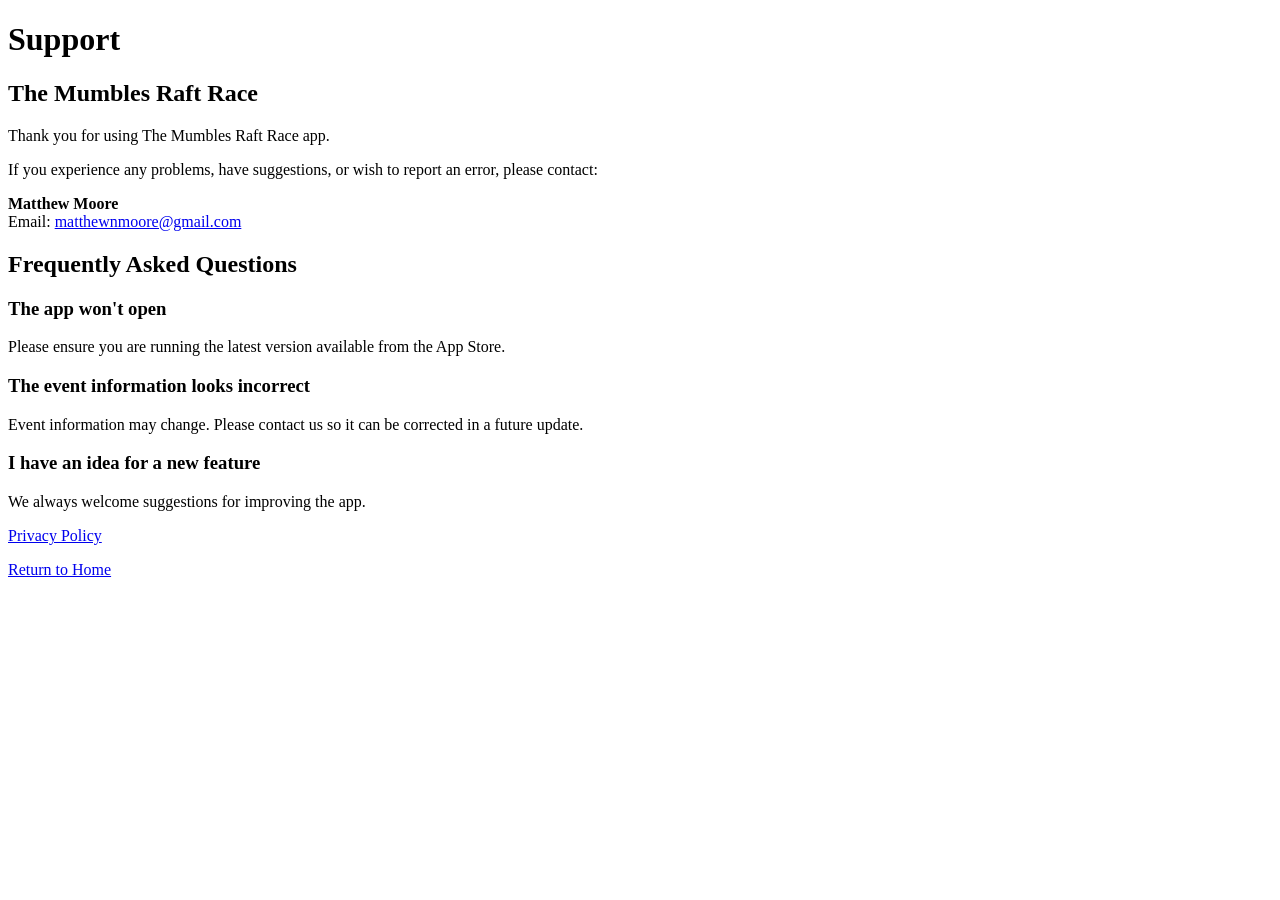
<file: support.html>
<!DOCTYPE html>
<html lang="en">

<head>
<meta charset="UTF-8">
<meta name="viewport" content="width=device-width, initial-scale=1.0">
<title>Support - Matthew Moore Apps</title>
</head>

<body>

<h1>Support</h1>

<h2>The Mumbles Raft Race</h2>

<p>
Thank you for using The Mumbles Raft Race app.
</p>

<p>
If you experience any problems, have suggestions, or wish to report an error, please contact:
</p>

<p>
<strong>Matthew Moore</strong><br>
Email:
<a href="mailto:matthewnmoore@gmail.com">matthewnmoore@gmail.com</a>
</p>

<h2>Frequently Asked Questions</h2>

<h3>The app won't open</h3>

<p>
Please ensure you are running the latest version available from the App Store.
</p>

<h3>The event information looks incorrect</h3>

<p>
Event information may change. Please contact us so it can be corrected in a future update.
</p>

<h3>I have an idea for a new feature</h3>

<p>
We always welcome suggestions for improving the app.
</p>

<p>
<a href="privacy.html">Privacy Policy</a>
</p>

<p>
<a href="index.html">Return to Home</a>
</p>

</body>

</html>
</file>
<file: style.css>
/* ==========================================================
   Matthew Moore Apps
   Shared stylesheet
   ========================================================== */

*{
    margin:0;
    padding:0;
    box-sizing:border-box;
}

body{
    font-family:-apple-system,BlinkMacSystemFont,"Segoe UI",Roboto,Helvetica,Arial,sans-serif;
    background:#f4f7fb;
    color:#2d3748;
    line-height:1.7;
}

/* Header */

header{
    background:linear-gradient(135deg,#00539F,#0077C8);
    color:white;
    padding:70px 20px;
    text-align:center;
}

header h1{
    font-size:3rem;
    font-weight:700;
    margin-bottom:15px;
}

header p{
    font-size:1.2rem;
    opacity:.95;
    max-width:850px;
    margin:auto;
}

/* Main */

main{
    max-width:1100px;
    margin:auto;
    padding:50px 20px;
}

/* Cards */

.card{
    background:white;
    border-radius:18px;
    padding:35px;
    margin-bottom:35px;
    box-shadow:0 10px 25px rgba(0,0,0,.08);
    transition:.25s ease;
}

.card:hover{
    transform:translateY(-4px);
    box-shadow:0 16px 35px rgba(0,0,0,.12);
}

.card h2{
    color:#00539F;
    margin-bottom:15px;
}

.card h3{
    color:#00539F;
    margin-bottom:10px;
}

.card p{
    margin-bottom:16px;
}

/* Buttons */

.button{
    display:inline-block;
    background:#00539F;
    color:white;
    text-decoration:none;
    padding:12px 24px;
    border-radius:8px;
    margin-right:12px;
    margin-top:10px;
    font-weight:600;
    transition:.25s;
}

.button:hover{
    background:#003f7d;
}

/* Lists */

ul{
    padding-left:22px;
    margin-bottom:18px;
}

li{
    margin-bottom:8px;
}

/* Contact */

.contact{
    background:#eef5fb;
    border-left:5px solid #00539F;
    padding:20px;
    border-radius:10px;
}

/* Footer */

footer{
    margin-top:60px;
    padding:30px;
    text-align:center;
    color:#666;
    font-size:.9rem;
}

/* Links */

a{
    color:#00539F;
}

a:hover{
    color:#003f7d;
}

/* Responsive */

@media(max-width:700px){

header h1{
    font-size:2.2rem;
}

header p{
    font-size:1rem;
}

.card{
    padding:25px;
}

.button{
    display:block;
    margin-right:0;
    margin-bottom:12px;
    text-align:center;
}

}
</file>
